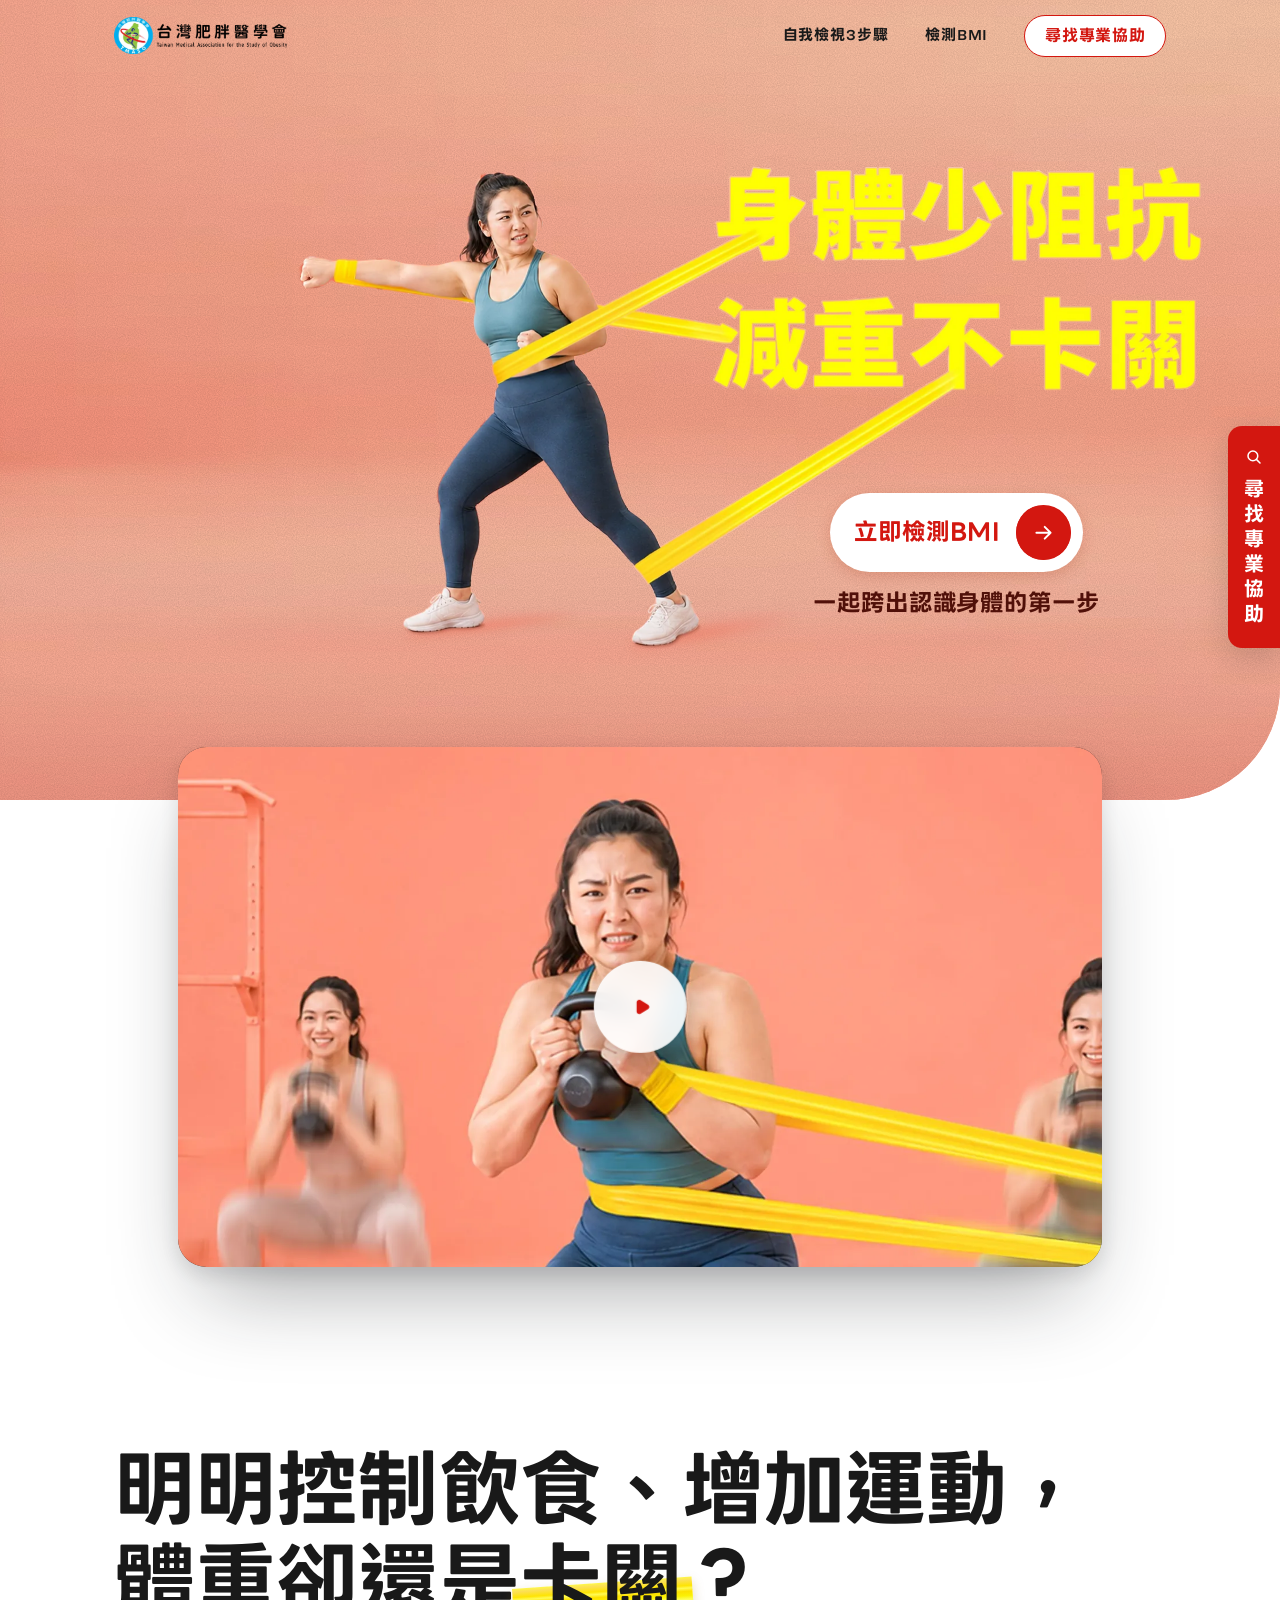
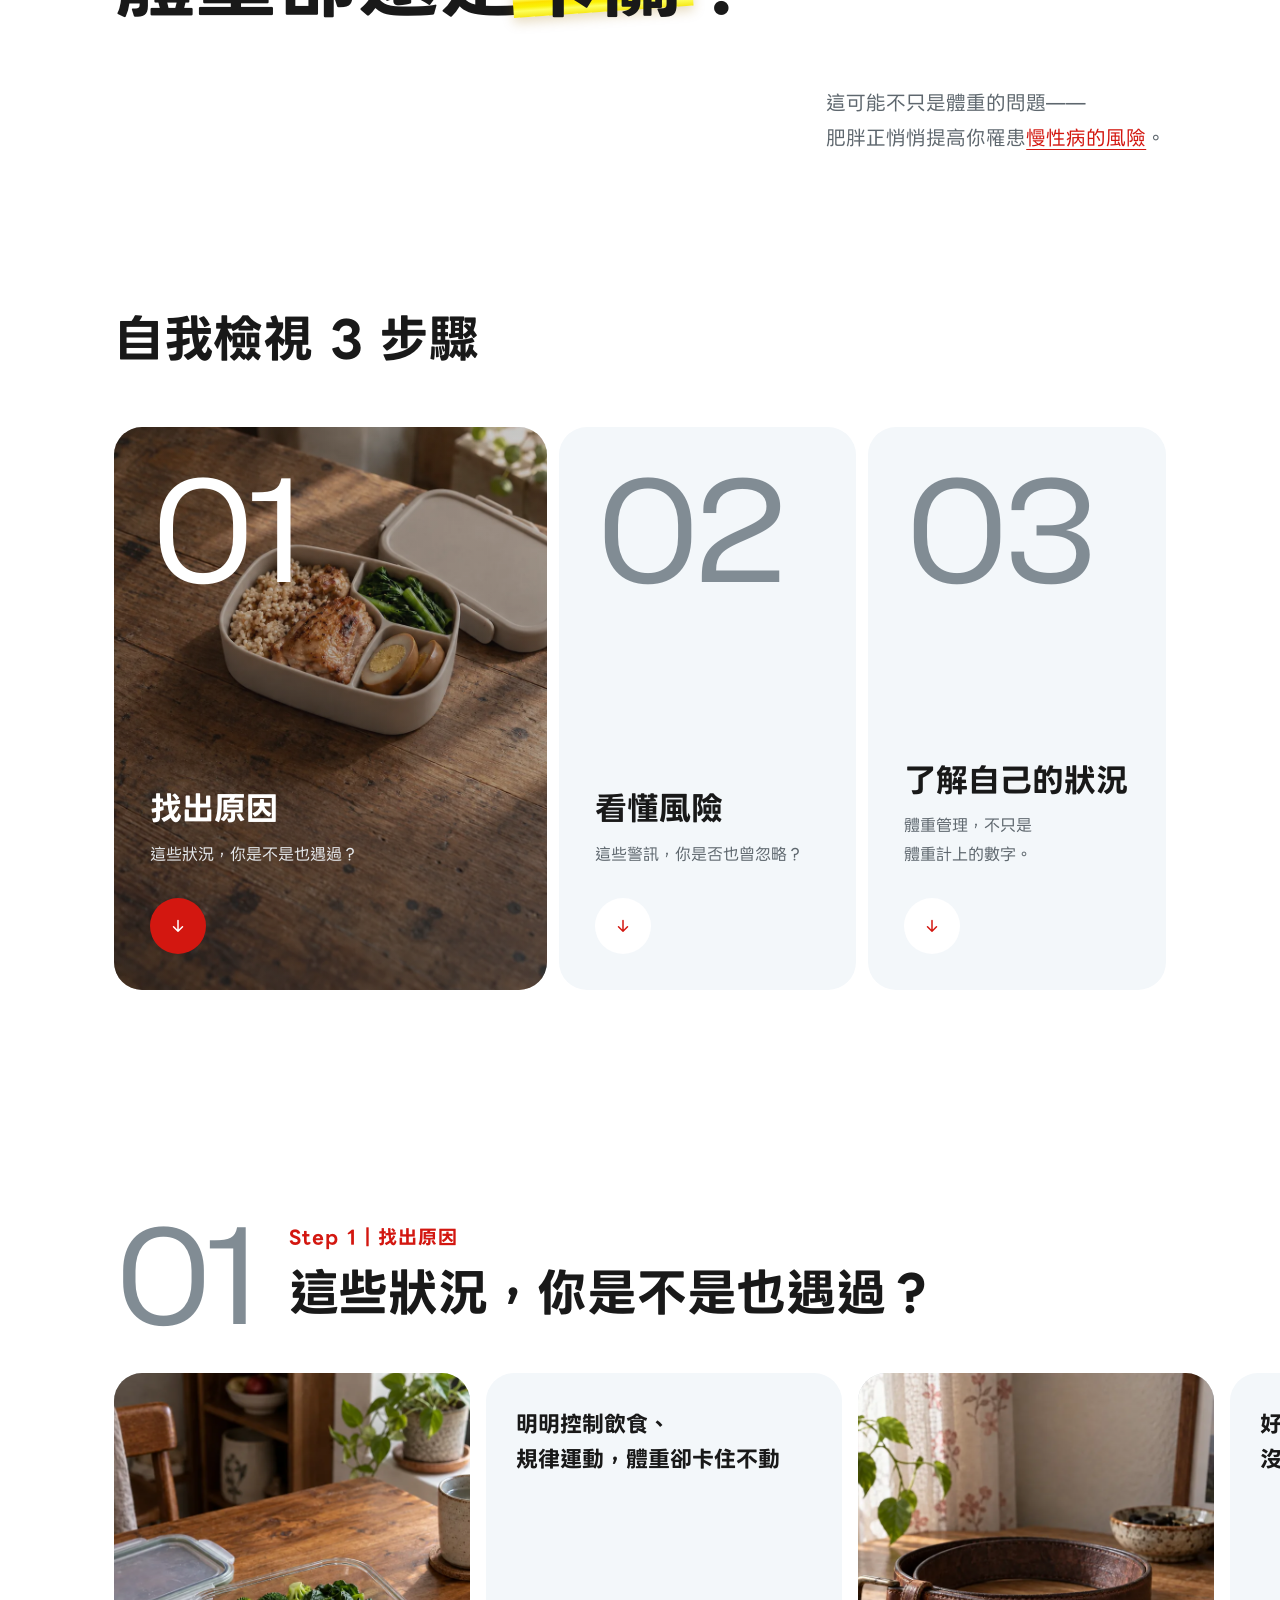
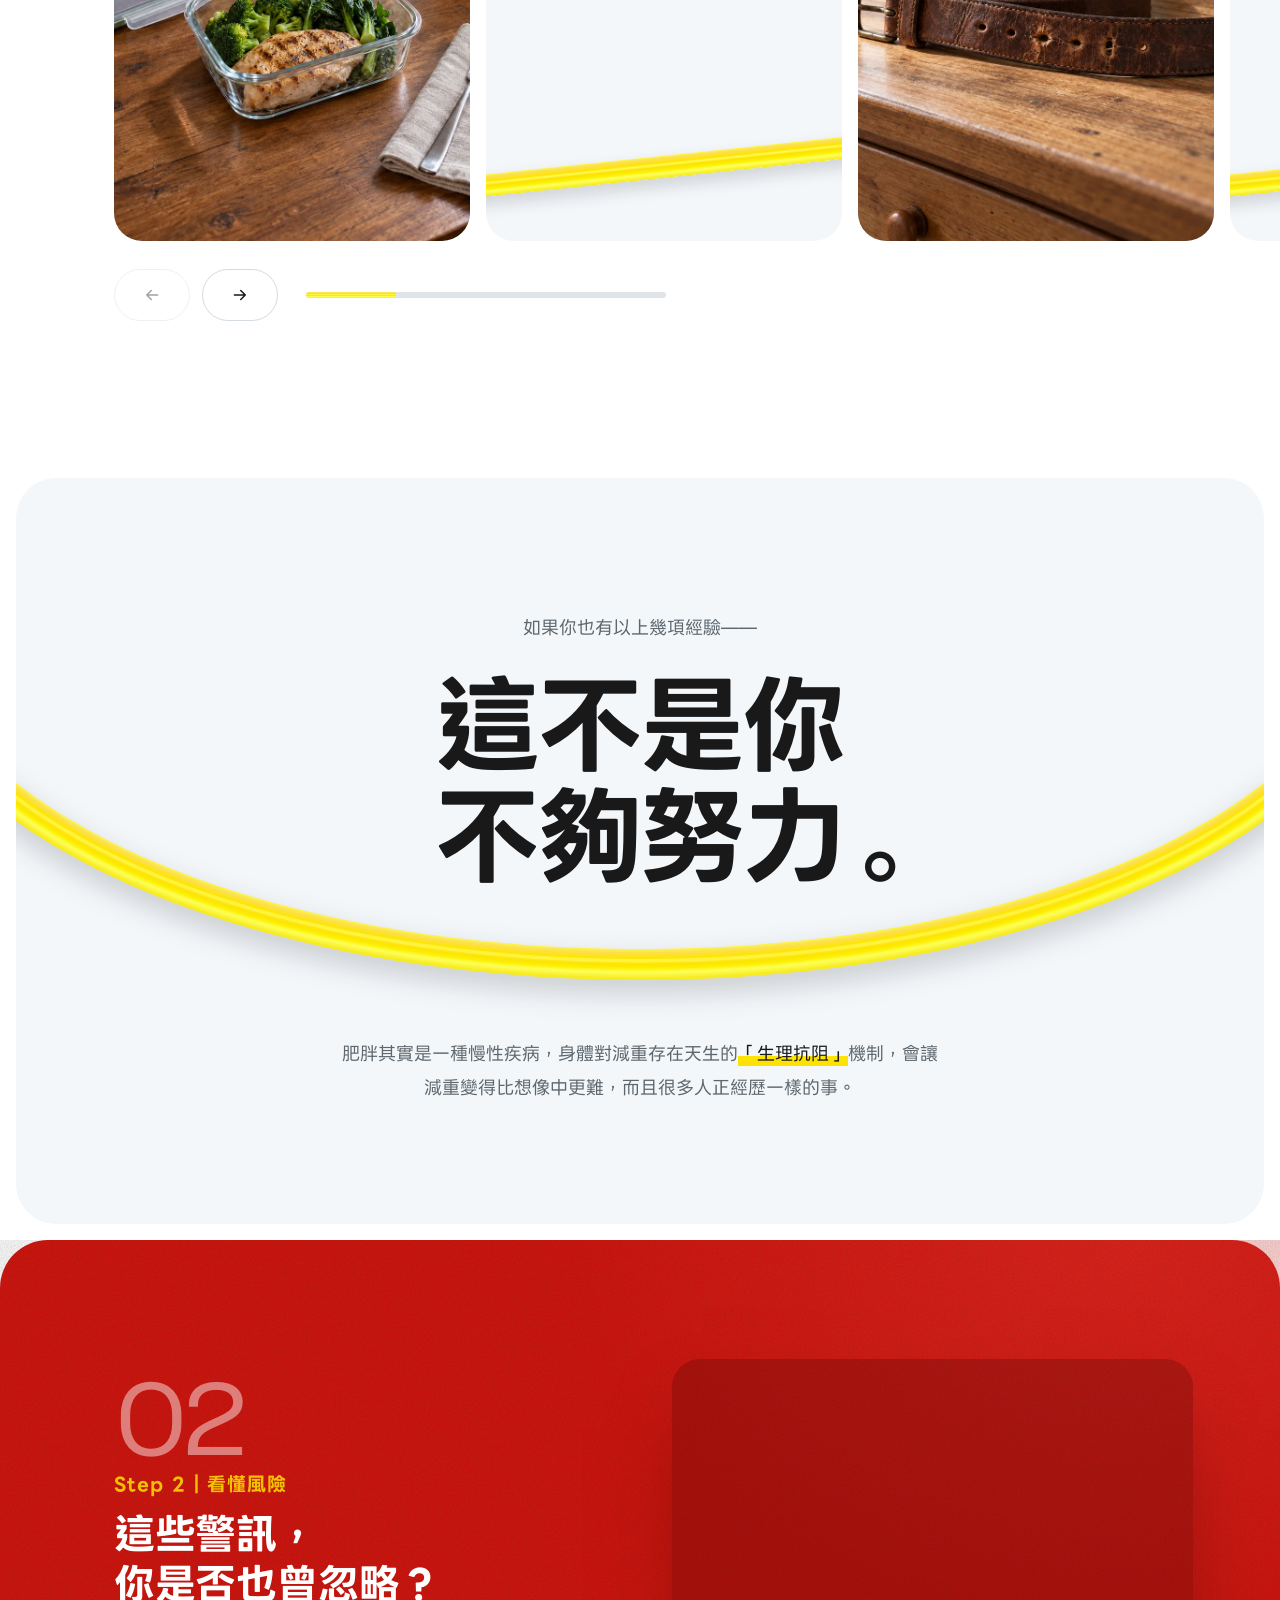
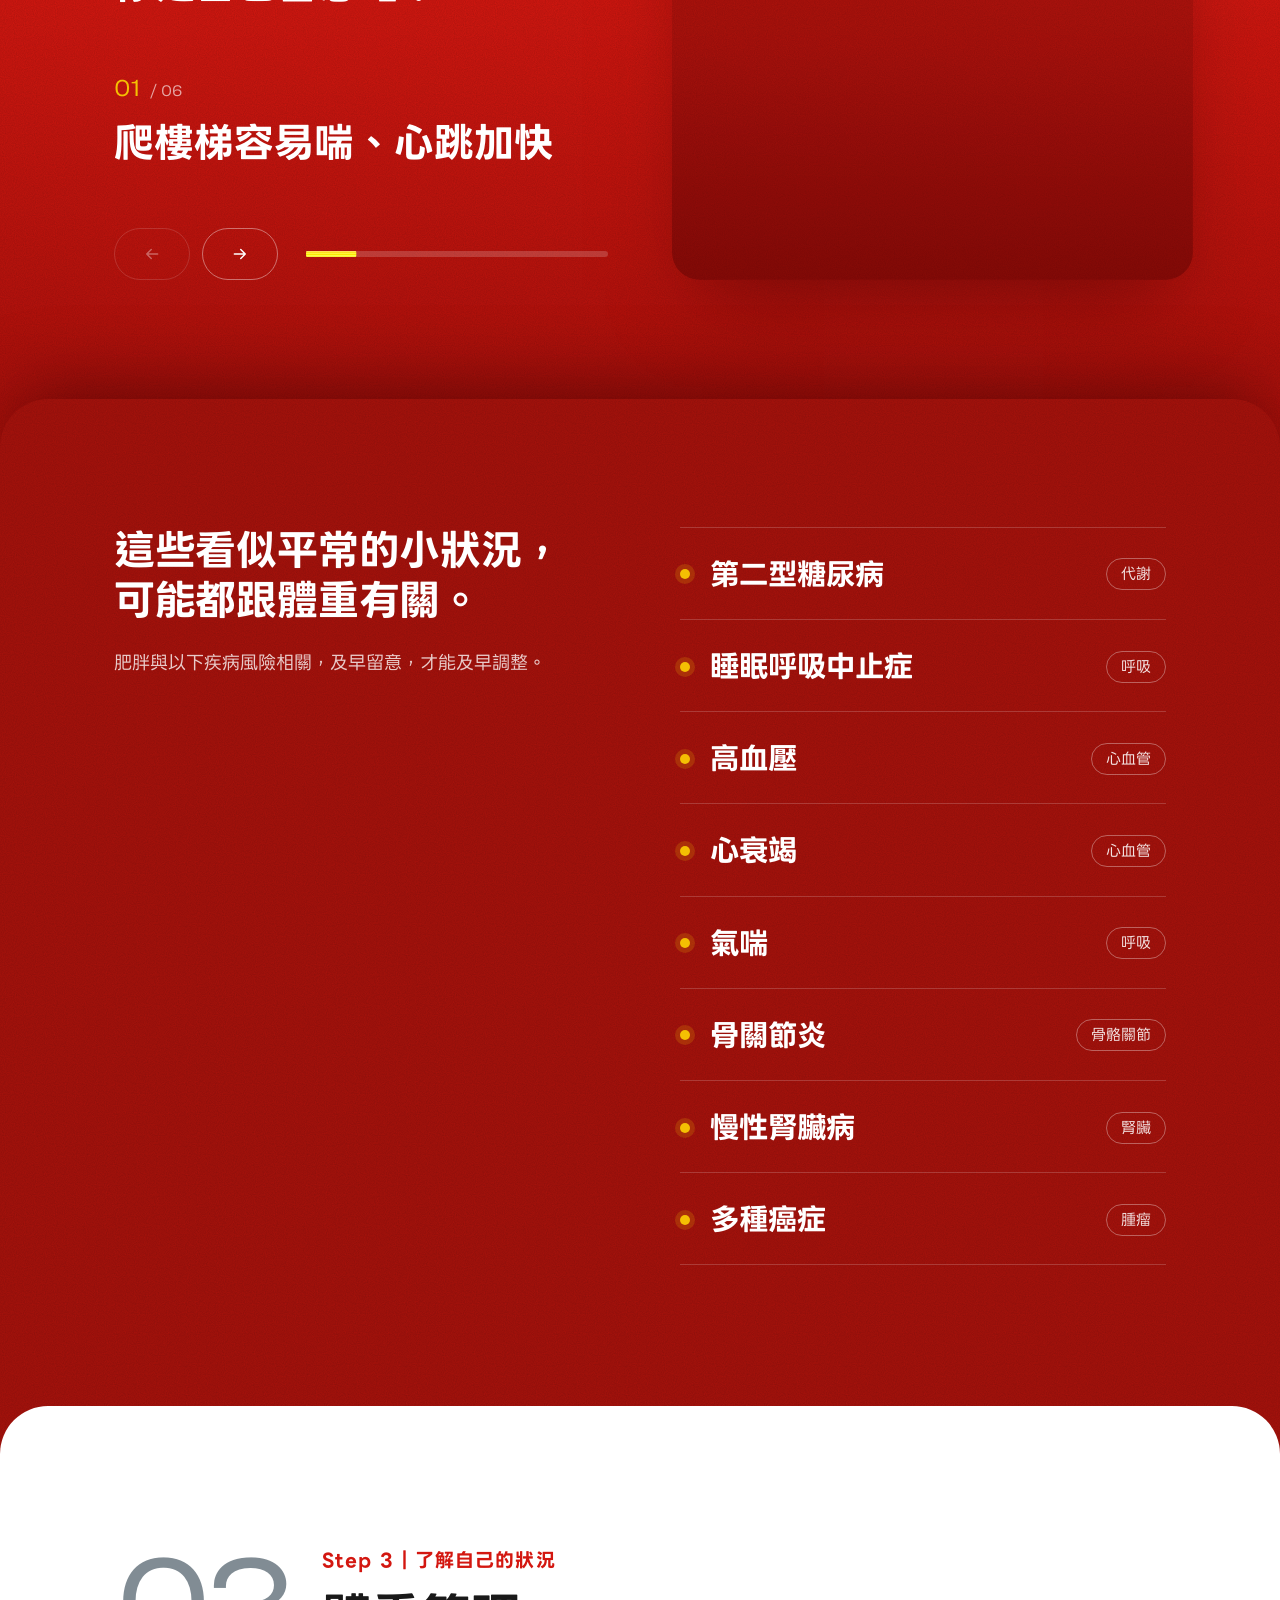
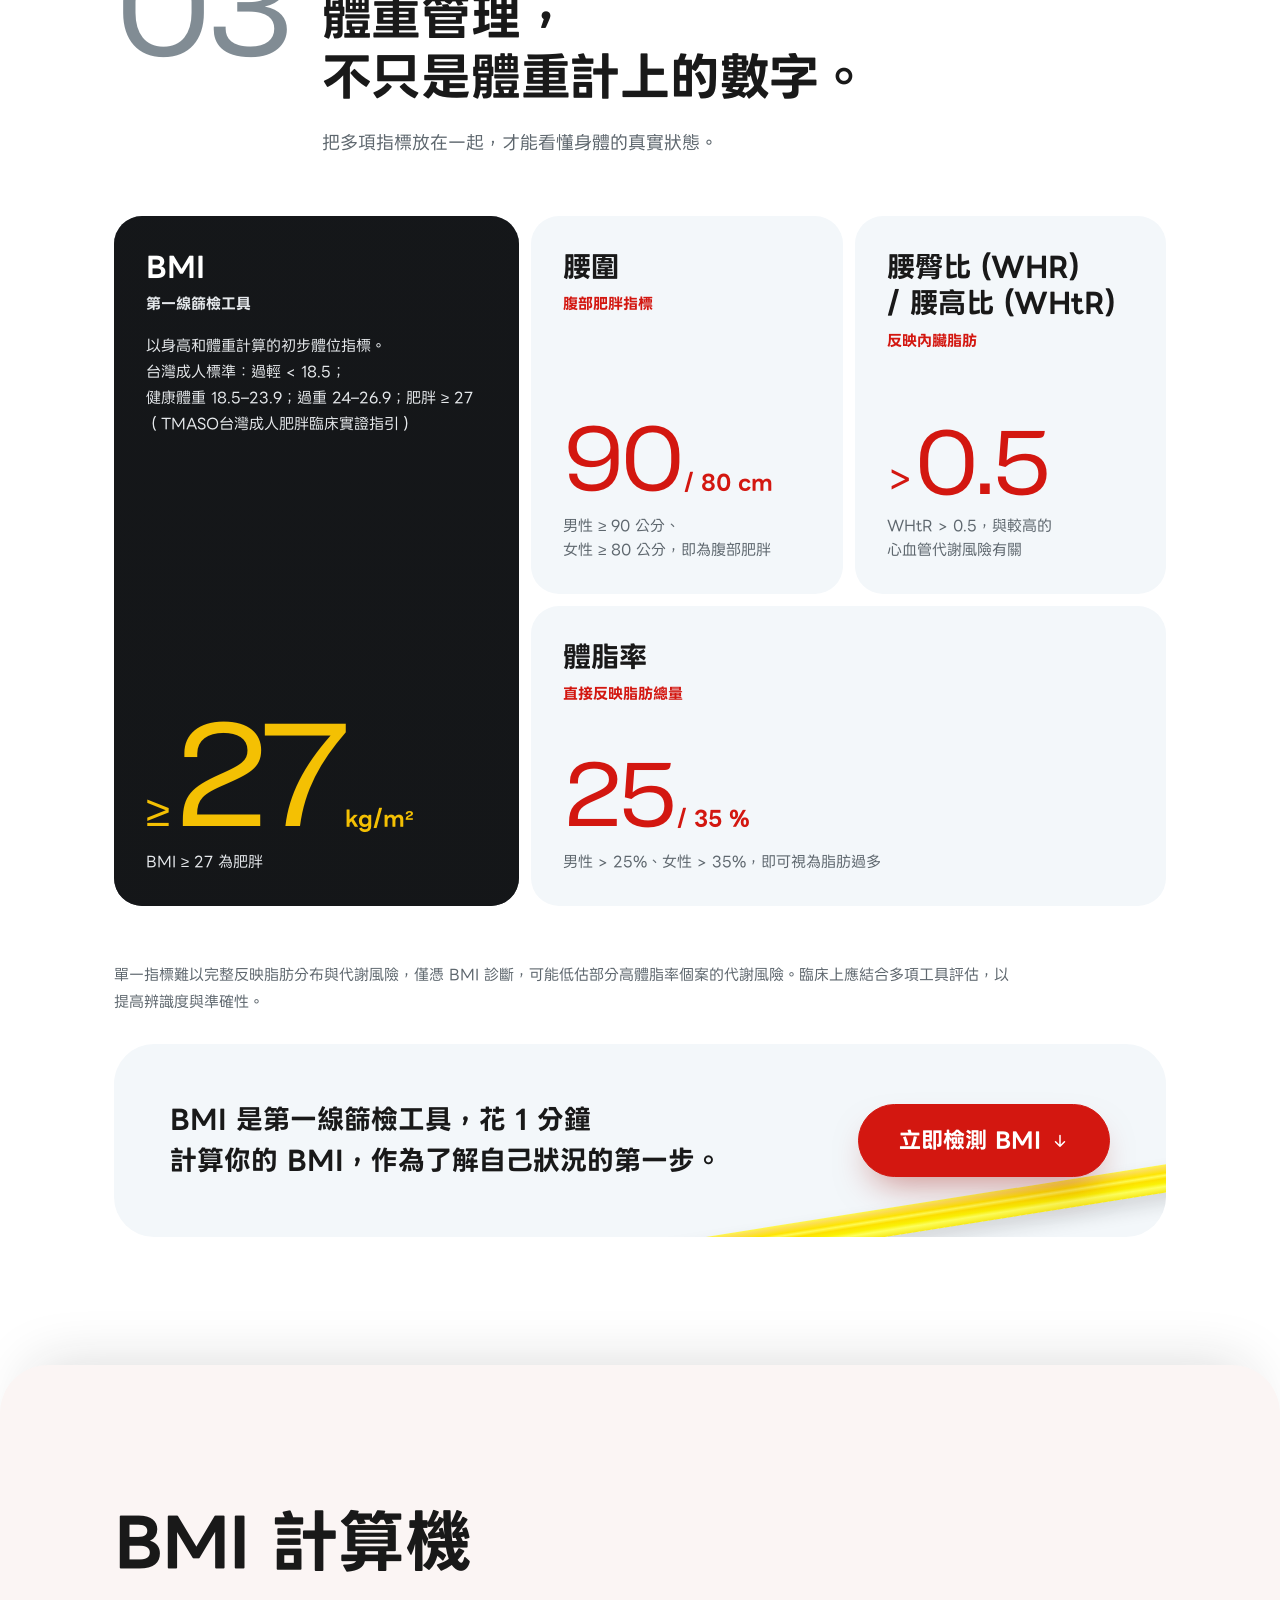
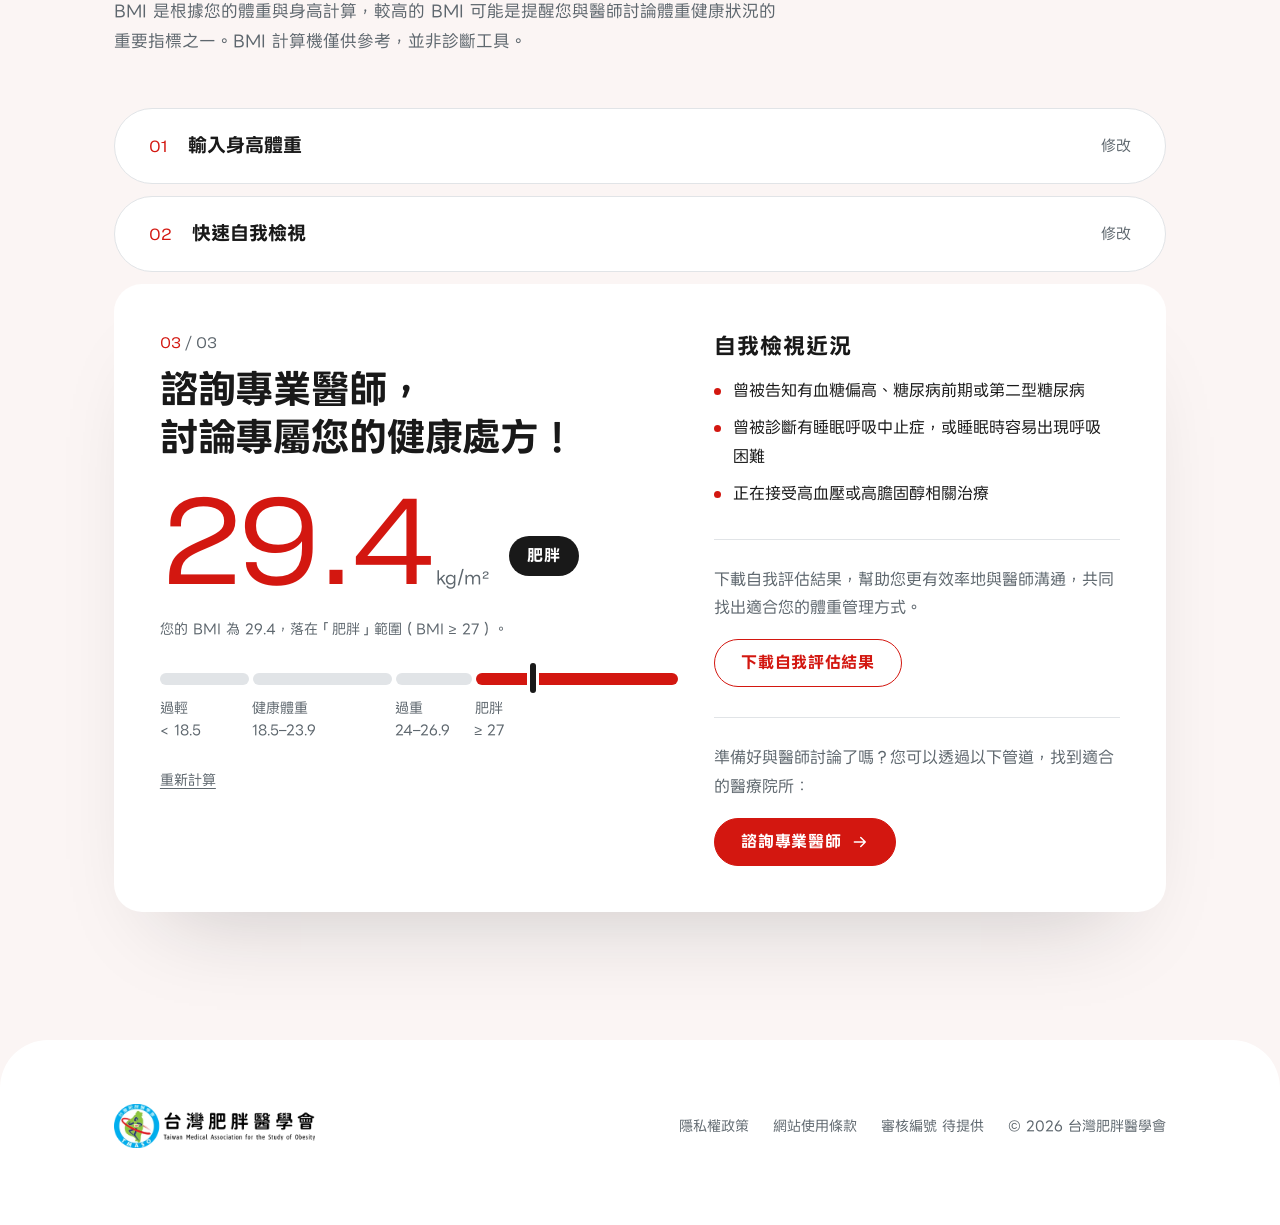
<file: a/index.html>
<!doctype html>
<html lang="zh-Hant-TW">
<head>
<meta charset="utf-8">
<meta name="viewport" content="width=device-width, initial-scale=1, viewport-fit=cover">
<title>TMASO 身體少阻抗｜提案示意版</title>
<meta name="description" content="台灣肥胖醫學會 TMASO 肥胖自我檢視衛教頁：自我檢視 3 步驟、相關疾病、多項指標與 BMI 計算機。">
<meta name="theme-color" content="#ffffff">
<meta name="robots" content="noindex">
<link rel="preload" href="assets/fonts/lineseed-400.woff2" as="font" type="font/woff2" crossorigin>
<link rel="preload" href="assets/fonts/lineseed-700.woff2" as="font" type="font/woff2" crossorigin>
<link rel="preload" href="assets/fonts/ringside-400.woff2" as="font" type="font/woff2" crossorigin>
<link rel="stylesheet" href="assets/css/style.css">
<style id="static-preview">
/* 提案示意：關閉所有互動（點擊、滑過、輸入），只保留畫面 */
body *{pointer-events:none!important;cursor:default!important;-webkit-user-select:none;user-select:none}
html{scroll-behavior:auto!important}
</style>
</head>
<body>
<svg class="sprite" aria-hidden="true" focusable="false">
  <symbol id="i-right" viewBox="0 0 24 24"><path d="M4.5 12h14.5M13 6l6 6-6 6" fill="none" stroke="currentColor" stroke-width="2" stroke-linecap="round" stroke-linejoin="round"/></symbol>
  <symbol id="i-left" viewBox="0 0 24 24"><path d="M19.5 12H5M11 6l-6 6 6 6" fill="none" stroke="currentColor" stroke-width="2" stroke-linecap="round" stroke-linejoin="round"/></symbol>
  <symbol id="i-down" viewBox="0 0 24 24"><path d="M12 4.5V19M6 13l6 6 6-6" fill="none" stroke="currentColor" stroke-width="2" stroke-linecap="round" stroke-linejoin="round"/></symbol>
  <symbol id="i-play" viewBox="0 0 24 24"><path d="M10.029 6.61738C8.69594 5.81755 7 6.77778 7 8.33237V15.6676C7 17.2222 8.69594 18.1824 10.029 17.3826L16.1417 13.715C17.4364 12.9382 17.4364 11.0618 16.1417 10.285L10.029 6.61738Z" fill="currentColor"/></symbol>
  <symbol id="i-search" viewBox="0 0 24 24"><circle cx="10.5" cy="10.5" r="6.5" fill="none" stroke="currentColor" stroke-width="2"/><path d="M15.5 15.5 20 20" fill="none" stroke="currentColor" stroke-width="2" stroke-linecap="round"/></symbol>
  <symbol id="i-check" viewBox="0 0 24 24"><path d="M5.5 12.5l4.2 4.2L18.5 8" fill="none" stroke="currentColor" stroke-width="3.2" stroke-linecap="round" stroke-linejoin="round"/></symbol>
</svg>

<a class="skip" href="#main">跳到主要內容</a>

<header class="hd" id="top">
  <div class="hd-in">
    <a class="hd-logo" href="#top" aria-label="回到頁首"><img src="assets/img/tmaso-logo.webp" alt="TMASO 台灣肥胖醫學會" width="173" height="38"></a>
    <nav class="hd-nav" aria-label="主選單">
      <a class="hd-link" href="#steps">自我檢視3步驟</a>
      <a class="hd-link" href="#bmi">檢測BMI</a>
      <a class="btn btn-o btn-s hd-help" href="#" data-todo="clinic">尋找專業協助</a>
      <a class="btn btn-o btn-s hd-bmi" href="#bmi">檢測 BMI</a>
    </nav>
  </div>
</header>


<a class="fab" href="#" data-todo="clinic">
  <svg class="ic" aria-hidden="true"><use href="#i-search"/></svg>
  <span class="fab-t">尋找專業協助</span>
</a>

<main id="main">

<section class="kv" id="kv" aria-label="主視覺">
  <div class="kv-stage">
    <div class="kv-art">
      <picture class="kv-bg">
        <source media="(max-width: 599px)" srcset="assets/img/kv-bg-m.webp">
        <img src="assets/img/kv-bg-wide.webp" alt="" width="4051" height="1257" fetchpriority="high">
      </picture>
      <div class="kv-fg" id="kvfg">
        <img src="assets/img/kv-fg.webp" alt="" width="1692" height="923" fetchpriority="high">
      </div>
      <h1 class="vh">身體少阻抗，減重不卡關</h1>
      <div class="kv-cta">
        <a class="kv-pill" href="#bmi"><span>立即檢測BMI</span><i class="kv-dot"><svg class="ic" aria-hidden="true"><use href="#i-right"/></svg></i></a>
        <p class="kv-sub">一起跨出認識身體的第一步</p>
      </div>
    </div>
    <div class="otv" id="otv">
      <button class="otv-card" type="button" data-todo="video" aria-label="播放影片">
        <img src="assets/img/otv.webp" alt="" width="1600" height="900" loading="lazy">
        <span class="otv-play"><svg aria-hidden="true"><use href="#i-play"/></svg></span>
      </button>
    </div>
  </div>
</section>

<section class="intro" aria-label="破題">
  <div class="wrap intro-in">
    <h2 class="intro-t split"><span class="ln"><span>明明控制飲食、<br class="br-m">增加運動，</span></span><span class="ln"><span><span class="ph">體重卻還是</span><span class="ph"><span class="bandword">卡關<i class="bandhl" aria-hidden="true"></i></span>？</span></span></span></h2>
    <p class="intro-p">這可能不只是體重的問題——<br>肥胖正悄悄提高你罹患<em>慢性病的風險</em>。</p>
  </div>
</section>

<section class="steps" id="steps" aria-labelledby="steps-t">
  <div class="wrap">
    <header class="sh">
      <h2 class="sh-t split" id="steps-t"><span class="ln"><span>自我檢視 3 步驟</span></span></h2>
    </header>
    <div class="steps-box" id="stepsBox">
      <a class="st is-on" href="#step1">
        <span class="st-ph"><img src="assets/img/ov-1.webp" alt="" loading="lazy"></span>
        <span class="st-num num">01</span>
        <span class="st-bot">
          <span class="st-txt"><span class="st-t">找出原因</span><span class="st-d"><span class="ph">這些狀況，</span><span class="ph">你是不是也遇過？</span></span></span>
          <span class="st-go"><svg class="ic" aria-hidden="true"><use href="#i-down"/></svg></span>
        </span>
      </a>
      <a class="st" href="#step2">
        <span class="st-ph"><img src="assets/img/ov-2.webp" alt="" loading="lazy"></span>
        <span class="st-num num">02</span>
        <span class="st-bot">
          <span class="st-txt"><span class="st-t">看懂風險</span><span class="st-d"><span class="ph">這些警訊，</span><span class="ph">你是否也曾忽略？</span></span></span>
          <span class="st-go"><svg class="ic" aria-hidden="true"><use href="#i-down"/></svg></span>
        </span>
      </a>
      <a class="st" href="#step3">
        <span class="st-ph"><img src="assets/img/ov-3.webp" alt="" loading="lazy"></span>
        <span class="st-num num">03</span>
        <span class="st-bot">
          <span class="st-txt"><span class="st-t"><span class="ph">了解</span><span class="ph">自己的狀況</span></span><span class="st-d"><span class="ph">體重管理，</span><span class="ph">不只是</span><span class="ph">體重計上的數字。</span></span></span>
          <span class="st-go"><svg class="ic" aria-hidden="true"><use href="#i-down"/></svg></span>
        </span>
      </a>
    </div>
  </div>
</section>

<section class="s1" id="step1" aria-labelledby="s1-t">
  <div class="s1-pin">
    <div class="s1-sticky">
      <div class="wrap">
        <header class="sh sh-num">
          <span class="sh-no num" aria-hidden="true">01</span>
          <div class="sh-body">
            <p class="sh-k">Step 1｜找出原因</p>
            <h2 class="sh-t split" id="s1-t"><span class="ln"><span><span class="ph">這些狀況，</span><br class="br-m"><span class="ph">你是不是也遇過？</span></span></span></h2>
          </div>
        </header>
      </div>
      <div class="s1-track" id="track">
        <div class="s1-rail" id="rail">
          <figure class="c1 c1-ph"><img src="assets/img/s1-1.webp" alt="玻璃保鮮盒裡的雞胸肉與青菜" loading="lazy"></figure>
          <div class="c1 c1-tx"><p><span class="ph">明明</span><span class="ph">控制飲食、</span><span class="ph">規律運動，</span><span class="ph">體重卻卡住不動</span></p><i></i></div>
          <figure class="c1 c1-ph"><img src="assets/img/s1-2.webp" alt="扣孔有磨痕的皮帶" loading="lazy"></figure>
          <div class="c1 c1-tx"><p><span class="ph">好不容易</span><span class="ph">瘦下來，</span><span class="ph">沒多久</span><span class="ph">又慢慢復胖</span></p><i></i></div>
          <figure class="c1 c1-ph"><img src="assets/img/s1-3.webp" alt="吃完的空盤與叉子" loading="lazy"></figure>
          <div class="c1 c1-tx"><p><span class="ph">比別人</span><span class="ph">更容易餓，</span><span class="ph">也更難有</span><span class="ph">「吃飽了」的感覺</span></p><i></i></div>
          <figure class="c1 c1-ph"><img src="assets/img/s1-4.webp" alt="啞鈴與彈力帶" loading="lazy"></figure>
          <div class="c1 c1-tx"><p><span class="ph">覺得好像</span><span class="ph">有一股力量，</span><span class="ph">在阻止你</span><span class="ph">瘦下來</span></p><i></i></div>
        </div>
      </div>
      <div class="wrap s1-ctrl">
        <button class="circ" id="prev" type="button" aria-label="上一張" aria-controls="track" disabled><svg class="ic" aria-hidden="true"><use href="#i-left"/></svg></button>
        <button class="circ" id="next" type="button" aria-label="下一張" aria-controls="track"><svg class="ic" aria-hidden="true"><use href="#i-right"/></svg></button>
        <span class="s1-prog" aria-hidden="true"><i id="tprog"></i></span>
      </div>
    </div>
  </div>
  <div class="aha" id="aha">
    <div class="wrap aha-in">
      <p class="aha-lead">如果你也有以上幾項經驗——</p>
      <div class="aha-stage" id="ahaStage">
        <p class="aha-t split"><span class="ln"><span>這不是你</span></span><span class="ln"><span>不夠努力<span class="pd">。</span></span></span></p>
        <svg class="aha-band" id="ahaBand" aria-hidden="true" focusable="false">
          <g id="ahaBandG"></g>
        </svg>
      </div>
      <p class="aha-r">肥胖其實是<span class="ph">一種慢性疾病，</span>身體對減重存在<span class="ph">天生的</span><u>「生理抗阻」</u>機制，會讓減重變得比想像中更難，而且很多人<span class="ph">正經歷一樣的事。</span></p>
    </div>
  </div>
</section>

<section class="s2" id="step2" aria-labelledby="s2-t">
  <div class="s2-pin">
    <div class="s2-sticky">
      <div class="wrap s2-grid">
        <div class="s2-left">
          <header class="sh sh-num">
            <span class="sh-no num" aria-hidden="true">02</span>
            <div class="sh-body">
              <p class="sh-k">Step 2｜看懂風險</p>
              <h2 class="sh-t split" id="s2-t"><span class="ln"><span>這些警訊，</span></span><span class="ln"><span>你是否也曾忽略？</span></span></h2>
            </div>
          </header>
          <ol class="s2-list" id="s2list">
            <li class="s2-item is-on"><p class="s2-idx"><span class="num">01</span><span class="of">/ 06</span></p><p class="s2-txt"><span class="ph">爬樓梯</span><span class="ph">容易喘、</span><span class="ph">心跳加快</span></p></li>
            <li class="s2-item"><p class="s2-idx"><span class="num">02</span><span class="of">/ 06</span></p><p class="s2-txt"><span class="ph">睡覺時</span><span class="ph">容易打鼾，</span><span class="ph">或感覺</span><span class="ph">呼吸不順暢</span></p></li>
            <li class="s2-item"><p class="s2-idx"><span class="num">03</span><span class="of">/ 06</span></p><p class="s2-txt"><span class="ph">睡醒後</span><span class="ph">仍然感覺疲倦，</span><span class="ph">白天精神不濟</span></p></li>
            <li class="s2-item"><p class="s2-idx"><span class="num">04</span><span class="of">/ 06</span></p><p class="s2-txt"><span class="ph">關節（膝蓋、腰部）</span><span class="ph">常感到</span><span class="ph">疼痛或負擔</span></p></li>
            <li class="s2-item"><p class="s2-idx"><span class="num">05</span><span class="of">/ 06</span></p><p class="s2-txt"><span class="ph">血壓或血脂數值</span><span class="ph">曾被醫師提醒</span><span class="ph">需要留意</span></p></li>
            <li class="s2-item"><p class="s2-idx"><span class="num">06</span><span class="of">/ 06</span></p><p class="s2-txt"><span class="ph">家族中有</span><span class="ph">糖尿病或</span><span class="ph">心血管疾病病史</span></p></li>
          </ol>
          <div class="s2-ctrl">
            <button class="circ" id="s2prev" type="button" aria-label="上一則警訊" aria-controls="s2list" disabled><svg class="ic" aria-hidden="true"><use href="#i-left"/></svg></button>
            <button class="circ" id="s2next" type="button" aria-label="下一則警訊" aria-controls="s2list"><svg class="ic" aria-hidden="true"><use href="#i-right"/></svg></button>
            <span class="s2-prog" id="s2prog" aria-hidden="true"><i id="s2fill"></i></span>
          </div>
        </div>
        <div class="s2-photos">
          <figure class="s2-ph is-on"><img src="assets/img/s2-1.webp" alt="白色樓梯與扶手" loading="lazy"></figure>
          <figure class="s2-ph"><img src="assets/img/s2-2.webp" alt="" loading="lazy"></figure>
          <figure class="s2-ph"><img src="assets/img/s2-3.webp" alt="" loading="lazy"></figure>
          <figure class="s2-ph"><img src="assets/img/s2-4.webp" alt="" loading="lazy"></figure>
          <figure class="s2-ph"><img src="assets/img/s2-5.webp" alt="" loading="lazy"></figure>
          <figure class="s2-ph"><img src="assets/img/s2-6.webp" alt="" loading="lazy"></figure>
        </div>
      </div>
    </div>
  </div>
</section>

<section class="dz" id="dzsec" aria-labelledby="dz-t">
  <div class="wrap dz-grid">
    <div class="dz-intro">
      <h2 class="sh-t split" id="dz-t"><span class="ln"><span><span class="ph">這些看似平常的</span><span class="ph">小狀況，</span></span></span><span class="ln"><span><span class="ph">可能都跟</span><span class="ph">體重有關。</span></span></span></h2>
      <p>肥胖與以下疾病風險相關，<span class="ph">及早留意，</span><span class="ph">才能及早調整。</span></p>
    </div>
    <ul class="dz-list" id="dz">
      <li><span class="dz-name"><i></i>第二型糖尿病</span><span class="dz-cat">代謝</span></li>
      <li><span class="dz-name"><i></i>睡眠呼吸中止症</span><span class="dz-cat">呼吸</span></li>
      <li><span class="dz-name"><i></i>高血壓</span><span class="dz-cat">心血管</span></li>
      <li><span class="dz-name"><i></i>心衰竭</span><span class="dz-cat">心血管</span></li>
      <li><span class="dz-name"><i></i>氣喘</span><span class="dz-cat">呼吸</span></li>
      <li><span class="dz-name"><i></i>骨關節炎</span><span class="dz-cat">骨骼關節</span></li>
      <li><span class="dz-name"><i></i>慢性腎臟病</span><span class="dz-cat">腎臟</span></li>
      <li><span class="dz-name"><i></i>多種癌症</span><span class="dz-cat">腫瘤</span></li>
    </ul>
  </div>
</section>

<section class="s3" id="step3" aria-labelledby="s3-t">
  <div class="wrap">
    <header class="sh sh-num">
      <span class="sh-no num" aria-hidden="true">03</span>
      <div class="sh-body">
        <p class="sh-k">Step 3｜了解自己的狀況</p>
        <h2 class="sh-t split" id="s3-t"><span class="ln"><span>體重管理，</span></span><span class="ln"><span><span class="ph">不只是</span><span class="ph">體重計上的數字。</span></span></span></h2>
        <p class="sh-sub"><span class="ph">把多項指標放在一起，</span><br class="br-m"><span class="ph">才能看懂</span><span class="ph">身體的真實狀態。</span></p>
      </div>
    </header>
    <div class="s3-cards" id="s3cards">
      <article class="ind is-on" tabindex="0">
        <figure class="ind-ph"><img src="assets/img/s3-1.webp" alt="" loading="lazy"></figure>
        <div class="ind-top">
          <h3 class="ind-t">BMI</h3>
          <p class="ind-role">第一線篩檢工具</p>
          <div class="ind-desc"><p><span class="ph">以身高和體重計算的</span><span class="ph">初步體位指標。</span><span class="ph">台灣成人標準：</span><span class="ph">過輕 &lt; 18.5；</span><span class="ph">健康體重 18.5–23.9；</span><span class="ph">過重 24–26.9；</span><span class="ph">肥胖 <span class="sym-f">≥</span> 27</span><span class="ph">（TMASO</span><span class="ph">台灣成人肥胖</span><span class="ph">臨床實證指引）</span></p></div>
        </div>
        <div class="ind-bot">
          <p class="ind-num"><span class="pre">≥</span><span class="big num">27</span><span class="unit">kg/m²</span></p>
          <p class="ind-cap">BMI <span class="sym-f">≥</span> 27 為肥胖</p>
        </div>
      </article>
      <article class="ind" tabindex="0">
        <figure class="ind-ph"><img src="assets/img/s3-2.webp" alt="" loading="lazy"></figure>
        <div class="ind-top">
          <h3 class="ind-t">腰圍</h3>
          <p class="ind-role">腹部肥胖指標</p>
          <div class="ind-desc"><p>反映腹部脂肪堆積程度。</p></div>
        </div>
        <div class="ind-bot">
          <p class="ind-num"><span class="big num">90</span><span class="unit">/ 80 cm</span></p>
          <p class="ind-cap"><span class="ph">男性 <span class="sym-f">≥</span> 90 公分、</span><span class="ph">女性 <span class="sym-f">≥</span> 80 公分，</span><span class="ph">即為腹部肥胖</span></p>
        </div>
      </article>
      <article class="ind" tabindex="0">
        <figure class="ind-ph"><img src="assets/img/s3-3.webp" alt="" loading="lazy"></figure>
        <div class="ind-top">
          <h3 class="ind-t"><span class="ph">腰臀比 (WHR)</span><br><span class="ph">/ 腰高比 (WHtR)</span></h3>
          <p class="ind-role">反映內臟脂肪</p>
          <div class="ind-desc"><p><span class="ph">評估體脂肪分布，</span><span class="ph">內臟脂肪較高者</span><span class="ph">代謝風險也較高。</span></p></div>
        </div>
        <div class="ind-bot">
          <p class="ind-num"><span class="pre">&gt;</span><span class="big num">0.5</span></p>
          <p class="ind-cap"><span class="ph">WHtR &gt; 0.5，</span><span class="ph">與較高的</span><span class="ph">心血管代謝風險有關</span></p>
        </div>
      </article>
      <article class="ind" tabindex="0">
        <figure class="ind-ph"><img src="assets/img/s3-4.webp" alt="" loading="lazy"></figure>
        <div class="ind-top">
          <h3 class="ind-t">體脂率</h3>
          <p class="ind-role">直接反映脂肪總量</p>
          <div class="ind-desc"><p><span class="ph">無論 BMI 是否達標，</span><span class="ph">都應納入肥胖評估。</span></p></div>
        </div>
        <div class="ind-bot">
          <p class="ind-num"><span class="big num">25</span><span class="unit">/ 35 %</span></p>
          <p class="ind-cap"><span class="ph">男性 &gt; 25%、</span><span class="ph">女性 &gt; 35%，</span><span class="ph">即可視為脂肪過多</span></p>
        </div>
      </article>
    </div>
    <div class="s3-foot">
      <p class="s3-note"><span class="ph">單一指標難以</span><span class="ph">完整反映</span><span class="ph">脂肪分布與代謝風險，</span><span class="ph">僅憑 BMI 診斷，</span><span class="ph">可能低估</span><span class="ph">部分高體脂率個案的</span><span class="ph">代謝風險。</span><span class="ph">臨床上應結合</span><span class="ph">多項工具評估，</span>以提高<span class="ph">辨識度與準確性。</span></p>
      <div class="s3-cta">
        <p><span class="ph">BMI 是第一線篩檢工具，</span><span class="ph">花 1 分鐘</span><span class="ph">計算你的 BMI，</span><span class="ph">作為了解</span><span class="ph">自己狀況的第一步。</span></p>
        <a class="btn btn-f btn-xl" href="#bmi">立即檢測 BMI<svg class="ic" aria-hidden="true"><use href="#i-down"/></svg></a>
      </div>
    </div>
  </div>
</section>

<section class="bmi" id="bmi" aria-labelledby="bmi-t">
  <div class="wrap">
    <header class="sh bmi-h">
      <h2 class="sh-t split" id="bmi-t"><span class="ln"><span>BMI 計算機</span></span></h2>
      <p class="sh-sub">BMI 是根據您的體重與身高計算，較高的 BMI 可能是提醒您與醫師討論體重健康狀況的<span class="ph">重要指標之一。</span>BMI 計算機<span class="ph">僅供參考，</span><span class="ph">並非診斷工具。</span></p>
    </header>
    <div class="acc" id="acc">

      <div class="panel is-open" data-panel="1">
        <button class="bar" type="button" data-go="1" aria-controls="card1">
          <span class="bar-l"><span class="bar-n">01</span><span class="bar-t">輸入身高體重</span></span><span class="bar-r"></span>
        </button>
        <form class="card" id="card1" novalidate>
          <div class="card-h">
            <p class="stepno"><b>01</b> / 03</p>
            <h3 class="card-t">輸入身高體重</h3>
          </div>
          <div class="fields">
            <div class="field">
              <label for="bmi-h">身高</label>
              <div class="box"><input id="bmi-h" name="h" type="text" inputmode="decimal" autocomplete="off" placeholder="例如 165" aria-describedby="err"><span>公分</span></div>
            </div>
            <div class="field">
              <label for="bmi-w">體重</label>
              <div class="box"><input id="bmi-w" name="w" type="text" inputmode="decimal" autocomplete="off" placeholder="例如 68" aria-describedby="err"><span>公斤</span></div>
            </div>
          </div>
          <p class="err" id="err" role="alert" hidden></p>
          <button class="btn btn-f btn-l" type="submit">繼續下一步<svg class="ic" aria-hidden="true"><use href="#i-right"/></svg></button>
        </form>
      </div>

      <div class="panel is-locked" data-panel="2">
        <button class="bar" type="button" data-go="2" aria-controls="card2" disabled>
          <span class="bar-l"><span class="bar-n">02</span><span class="bar-t">快速自我檢視</span></span><span class="bar-r">完成上一步後開啟</span>
        </button>
        <div class="card" id="card2">
          <div class="card-h">
            <p class="stepno"><b>02</b> / 03</p>
            <h3 class="card-t">快速自我檢視</h3>
            <p class="card-d">肥胖症可能影響的不只是體重——與多種共病相關。以下情況是否符合您的狀況？（複選）</p>
          </div>
          <fieldset class="chips" id="chips">
            <legend class="vh">勾選符合您的狀況（複選）</legend>
            <label class="chip"><input type="checkbox" value="0"><i class="chip-box"><svg aria-hidden="true"><use href="#i-check"/></svg></i><span>曾被告知有血糖偏高、糖尿病前期或第二型糖尿病</span></label>
            <label class="chip"><input type="checkbox" value="1"><i class="chip-box"><svg aria-hidden="true"><use href="#i-check"/></svg></i><span>關節疼痛，影響日常活動或行動能力</span></label>
            <label class="chip"><input type="checkbox" value="2"><i class="chip-box"><svg aria-hidden="true"><use href="#i-check"/></svg></i><span>曾被診斷有睡眠呼吸中止症，或睡眠時容易出現呼吸困難</span></label>
            <label class="chip"><input type="checkbox" value="3"><i class="chip-box"><svg aria-hidden="true"><use href="#i-check"/></svg></i><span>經常感到疲倦、缺乏活力或精神不佳</span></label>
            <label class="chip"><input type="checkbox" value="4"><i class="chip-box"><svg aria-hidden="true"><use href="#i-check"/></svg></i><span>曾發生心肌梗塞或中風</span></label>
            <label class="chip"><input type="checkbox" value="5"><i class="chip-box"><svg aria-hidden="true"><use href="#i-check"/></svg></i><span>正在接受高血壓或高膽固醇相關治療</span></label>
            <label class="chip"><input type="checkbox" value="6"><i class="chip-box"><svg aria-hidden="true"><use href="#i-check"/></svg></i><span>曾被告知有脂肪肝</span></label>
            <label class="chip"><input type="checkbox" value="7"><i class="chip-box"><svg aria-hidden="true"><use href="#i-check"/></svg></i><span>長期受到憂鬱、焦慮或自我價值感低落等情緒困擾</span></label>
            <label class="chip"><input type="checkbox" value="8"><i class="chip-box"><svg aria-hidden="true"><use href="#i-check"/></svg></i><span>曾因血糖、糖尿病前期或高血壓接受相關檢查或追蹤</span></label>
            <label class="chip"><input type="checkbox" value="9"><i class="chip-box"><svg aria-hidden="true"><use href="#i-check"/></svg></i><span>家族中有心血管疾病病史</span></label>
            <label class="chip chip-none"><input type="checkbox" value="none" id="none"><i class="chip-box"><svg aria-hidden="true"><use href="#i-check"/></svg></i><span>以上皆無</span></label>
          </fieldset>
          <div><button class="btn btn-f" type="button" id="toResult">查看我的結果<svg class="ic" aria-hidden="true"><use href="#i-right"/></svg></button></div>
        </div>
      </div>

      <div class="panel is-locked" data-panel="3">
        <button class="bar" type="button" data-go="3" aria-controls="card3" disabled>
          <span class="bar-l"><span class="bar-n">03</span><span class="bar-t">我的結果</span></span><span class="bar-r">完成上一步後開啟</span>
        </button>
        <div class="card card-res" id="card3" aria-live="polite">
          <div class="res-l">
            <div class="card-h">
              <p class="stepno"><b>03</b> / 03</p>
              <h3 class="card-t"><span class="ph">諮詢專業醫師，</span><br class="br-m"><span class="ph">討論專屬您的</span><span class="ph">健康處方！</span></h3>
            </div>
            <div class="res-row">
              <p class="res-bmi"><span class="num" id="rBmi">0.0</span><span class="res-u">kg/m²</span></p>
              <p class="res-pill-w"><span class="res-pill" id="rCat">—</span></p>
            </div>
            <p class="res-s" id="rSent"></p>
            <div class="scale" id="scale">
              <div class="scale-segs" id="segs"><i style="--w:17.5"></i><i style="--w:27.5"></i><i style="--w:15"></i><i style="--w:40"></i></div>
              <span class="scale-mk" id="mk"></span>
              <div class="scale-lbl">
                <span style="--w:17.5">過輕<br>&lt; 18.5</span>
                <span style="--w:27.5">健康體重<br>18.5–23.9</span>
                <span style="--w:15">過重<br>24–26.9</span>
                <span style="--w:40">肥胖<br><span class="sym-f">≥</span> 27</span>
              </div>
            </div>
            <button class="link" type="button" data-go="1">重新計算</button>
          </div>
          <div class="res-r">
            <div class="res-blk">
              <h4 class="res-h">自我檢視近況</h4>
              <ul class="res-list" id="picked"></ul>
            </div>
            <div class="res-blk res-box">
              <p>下載自我評估結果，幫助您更有效率地與醫師溝通，共同找出適合您的體重管理方式。</p>
              <div><button class="btn btn-o" type="button" data-todo="download">下載自我評估結果</button></div>
            </div>
            <div class="res-blk res-box">
              <p>準備好與醫師討論了嗎？您可以透過以下管道，找到適合的醫療院所：</p>
              <div><a class="btn btn-f" href="#" data-todo="clinic">諮詢專業醫師<svg class="ic" aria-hidden="true"><use href="#i-right"/></svg></a></div>
            </div>
          </div>
        </div>
      </div>

    </div>
  </div>
</section>

</main>

<footer class="ft">
  <div class="wrap ft-in">
    <img class="ft-logo" src="assets/img/tmaso-logo.webp" alt="TMASO 台灣肥胖醫學會" width="201" height="44" loading="lazy">
    <ul class="ft-links">
      <li><a href="#" data-todo="link">隱私權政策</a></li>
      <li><a href="#" data-todo="link">網站使用條款</a></li>
      <li>審核編號 待提供</li>
      <li>© 2026 台灣肥胖醫學會</li>
    </ul>
  </div>
</footer>

<div class="toast" id="toast" role="status" aria-live="polite" hidden></div>

<script src="assets/js/main.js"></script>
<script>
/* 提案示意：BMI 計算機直接展示「我的結果」（範例：身高 165、體重 80） */
(function(){
  var noScroll=function(){}; window.scrollTo=window.scrollBy=noScroll; Element.prototype.scrollIntoView=noScroll;
  var fire=function(el,t){el.dispatchEvent(new Event(t,{bubbles:true}));};
  document.getElementById('bmi-h').value='165'; document.getElementById('bmi-w').value='80';
  fire(document.getElementById('card1'),'submit');
  var chips=document.querySelectorAll('#chips input');
  [0,2,5].forEach(function(i){chips[i].checked=true; fire(chips[i],'change');});
  document.getElementById('toResult').click();
  if(document.activeElement) document.activeElement.blur();
})();
</script>
<script>
/* 提案示意：移除鍵盤焦點與輸入 */
document.querySelectorAll('a,button,input,select,textarea,label,[tabindex]').forEach(function(el){el.setAttribute('tabindex','-1');if('readOnly' in el)el.readOnly=true;});
document.querySelectorAll('a[href]').forEach(function(el){el.removeAttribute('href');});
document.addEventListener('keydown',function(e){if(/^(Tab|Enter| )$/.test(e.key))e.preventDefault();},true);
</script>
</body>
</html>
</file>
<file: a/assets/css/style.css>
@font-face{font-family:"LINE Seed TW";src:url("../fonts/lineseed-400.woff2") format("woff2");font-weight:400;font-style:normal;font-display:swap}
@font-face{font-family:"LINE Seed TW";src:url("../fonts/lineseed-700.woff2") format("woff2");font-weight:700;font-style:normal;font-display:swap}
@font-face{font-family:"Ringside";src:url("../fonts/ringside-400.woff2") format("woff2");font-weight:400;font-style:normal;font-display:swap}
@font-face{font-family:"Ringside";src:url("../fonts/ringside-600.woff2") format("woff2");font-weight:600;font-style:normal;font-display:swap}
/* TMASO Yellow Band — 衛教頁｜簡易互動版（Figma Kne0i88Nz9fxxWc4GHxvEx「01 Desktop 1440」）
   由 A 版完整動態的 style.css 精簡而來：拿掉捲動驅動的動態、Lenis 與步驟進度線，互動調整寫在檔案最後。 */
:root{
  color-scheme:light;
  --red:#d31710; --red-d:#b3130d; --ink:#191919; --gray:#5e676e; --num:#818c94;
  --line:#e1e4e7; --line2:#d5dbe0; --box:#c9cdd1; --dim:#a9b1b8; --on-photo:#e6e9ec;
  --stone:#f3f7fa; --rose:#fbf5f4; --bar:#edeae9; --s3bg:#eeeeee; --card-tx:#5e676e;
  --yellow:#f4c003; --kv:#f3a28f; --kv-ink:#501009; --ph:#cdd3d8; --dark:#23272b;
  --f-body:"LINE Seed TW","Ringside","Helvetica Neue",Arial,"PingFang TC","Noto Sans TC","Microsoft JhengHei",sans-serif;
  --f-num:"Ringside","LINE Seed TW","Helvetica Neue",Arial,"PingFang TC","Microsoft JhengHei",sans-serif;
  --f-sym:"Helvetica Neue",Arial,"PingFang TC",sans-serif;
  --hd:72px; --gx:clamp(40px,8.8889vw,128px); --cw:1184px;
  --fs-display:clamp(44px,4.1667vw,60px);
  --fs-title:clamp(36px,3.3333vw,48px);
  --fs-heading:clamp(24px,2.2222vw,32px);
  --fs-numxl:clamp(96px,8.8889vw,128px);
  --fs-numl:clamp(68px,6.3889vw,92px);
  --fs-lead:clamp(20px,1.6667vw,24px);
  --ease:cubic-bezier(.2,.7,.2,1);
}
*,*::before,*::after{box-sizing:border-box}
html{scroll-padding-top:var(--hd);-webkit-text-size-adjust:100%;text-size-adjust:100%}
body{margin:0;background:#fff;color:var(--ink);font-family:var(--f-body);font-size:16px;line-height:1.8;-webkit-font-smoothing:antialiased;-moz-osx-font-smoothing:grayscale;overflow-x:clip}
h1,h2,h3,h4,p,figure,ul,ol{margin:0;padding:0}
ul,ol{list-style:none}
img{display:block;max-width:100%}
button,input{font:inherit;color:inherit}
a{color:inherit}
em{font-style:normal}
:focus-visible{outline:3px solid rgba(211,23,16,.45);outline-offset:3px}
.sprite{position:absolute;width:0;height:0;overflow:hidden}
.vh{position:absolute!important;width:1px;height:1px;margin:-1px;padding:0;overflow:hidden;clip:rect(0 0 0 0);white-space:nowrap;border:0}
.skip{position:fixed;left:16px;top:-60px;z-index:100;padding:10px 16px;border-radius:8px;background:var(--ink);color:#fff;text-decoration:none;font-size:14px}
.skip:focus{top:12px}
.ic{width:18px;height:18px;flex:none}
.num{font-family:var(--f-num);font-weight:400;font-variant-numeric:lining-nums}
.sym-f{font-family:var(--f-sym)}
.br-m{display:none}
.wrap{width:min(100% - 2 * var(--gx),var(--cw));margin-inline:auto}
.sh-t,.intro-t,.aha-t,.st-t,.s2-txt,.ind-t,.card-t,.dz-name,.c1-tx p{word-break:keep-all;overflow-wrap:anywhere}

/* ── 共用：段落標題、按鈕 ── */
.sh{display:flex;flex-direction:column;align-items:flex-start}
.badge{display:inline-flex;margin-bottom:24px;padding:2px 8px;border-radius:4px;background:var(--red);color:#fff;font-family:var(--f-num);font-weight:600;font-size:15px;line-height:1.5;letter-spacing:.06em;white-space:nowrap}
.sh-t{font-weight:700;font-size:var(--fs-title);line-height:1.32;letter-spacing:.01em}
.sh-sub{font-size:18px;line-height:1.8;color:var(--gray)}
.btn{display:inline-flex;align-items:center;justify-content:center;gap:10px;height:48px;padding:0 26px;border:1.5px solid var(--red);border-radius:999px;font-family:var(--f-body);font-weight:700;font-size:16px;line-height:1.5;letter-spacing:.04em;white-space:nowrap;text-decoration:none;cursor:pointer;transition:background-color .2s,border-color .2s,color .2s,translate .2s}
.btn-f{background:var(--red);color:#fff}
.btn-f:hover{background:var(--red-d);border-color:var(--red-d)}
.btn-o{background:#fff;color:var(--red)}
.btn-o:hover{background:var(--rose)}
.btn-s{height:42px;padding:0 20px}
.btn-l{height:56px}
.btn:active{translate:0 1px}

/* ── 01 Header ── */
.hd{position:sticky;top:env(safe-area-inset-top,0px);z-index:50;height:var(--hd);background:rgba(255,255,255,.94);border-bottom:1px solid var(--line);-webkit-backdrop-filter:blur(10px);backdrop-filter:blur(10px)}
.hd-in{height:100%;width:min(100% - 2 * var(--gx),var(--cw));margin-inline:auto;display:flex;align-items:center;justify-content:space-between;gap:24px}
.hd-logo img{width:173px;height:38px;object-fit:contain}
.hd-nav{display:flex;align-items:center;gap:36px}
.hd-link{font-family:var(--f-num);font-weight:600;font-size:15px;line-height:1.5;letter-spacing:.06em;text-decoration:none;white-space:nowrap;transition:color .2s}
.hd-link:hover{color:var(--red)}
.hd-bmi{display:none}

/* ── 02 KV＋03 OTV（依寬度等比縮放；1u = 設計稿 1px） ── */
.kv{container-type:inline-size;position:relative}
/* 第一屏顯示 KV 上方 828u（同 Figma 在 1440×900 筆電上看到的範圍），下方 72u 在第一屏外，
   影片只露出約 43u；1u = min(寬 / 1440, (視窗高 − header) / 828)，寬螢幕時兩側露出更多背景。
   OTV 另以 --ow 控制：最寬 1184（內容寬）且整張放得進一屏。 */
.kv-stage{--u:min(calc(100cqw / 1440),calc(max(calc(100vh - var(--hd)),520px) / 828));--kvH:calc(900 * var(--u));--ox:calc((100cqw - 1440 * var(--u)) / 2);--ow:min(calc(100cqw * .72222),1184px,calc((100vh - var(--hd) - 96px) * 16 / 9));--v:calc(var(--ow) / 1040);position:relative;height:calc(var(--kvH) - 115 * var(--u) + var(--ow) * .5625)}
.kv-art{position:absolute;left:0;top:0;width:100%;height:var(--kvH);overflow:hidden;background:var(--kv);border-bottom-right-radius:calc(128 * var(--u))}
.kv-bg img{position:absolute;left:calc(var(--ox) - 1132.5 * var(--u));top:calc(-219.9 * var(--u));width:calc(3956.7 * var(--u));height:calc(1227.5 * var(--u));max-width:none}
.kv-fg{position:absolute;left:calc(var(--ox) + 381 * var(--u));top:calc(186 * var(--u));width:calc(925 * var(--u));height:calc(505 * var(--u));translate:0 var(--fgY,0px);will-change:translate}
.kv-fg img{width:100%;height:100%}
.kv-cta{position:absolute;left:calc(var(--ox) + 908 * var(--u));top:calc(521 * var(--u));display:flex;flex-direction:column;align-items:center;gap:calc(14 * var(--u))}
.kv-pill{display:flex;align-items:center;justify-content:space-between;width:calc(258 * var(--u));height:calc(80 * var(--u));padding:0 calc(12 * var(--u)) 0 calc(24 * var(--u));border-radius:999px;background:#fff;box-shadow:0 calc(4 * var(--u)) calc(14 * var(--u)) rgba(160,40,20,.2);color:var(--red);font-weight:700;font-size:calc(24 * var(--u));line-height:1.5;letter-spacing:.04em;text-decoration:none;white-space:nowrap;transition:box-shadow .3s,translate .3s var(--ease)}
.kv-dot{display:grid;place-items:center;width:calc(56 * var(--u));height:calc(56 * var(--u));border-radius:50%;background:var(--red);color:#fff;transition:background-color .2s}
.kv-dot .ic{width:calc(24 * var(--u));height:calc(24 * var(--u));transition:translate .3s var(--ease)}
.kv-pill:hover{translate:0 -2px;box-shadow:0 calc(10 * var(--u)) calc(24 * var(--u)) rgba(160,40,20,.26)}
.kv-pill:hover .kv-dot{background:var(--red-d)}
.kv-pill:hover .kv-dot .ic{translate:3px 0}
.kv-sub{font-weight:700;font-size:calc(24 * var(--u));line-height:1.6;letter-spacing:.04em;color:var(--kv-ink);white-space:nowrap}
.otv{position:absolute;left:calc((100cqw - var(--ow)) / 2);top:calc(var(--kvH) - 115 * var(--u));width:var(--ow);height:calc(var(--ow) * .5625);scale:var(--os,1);transform-origin:50% 0;will-change:scale}
.otv-card{position:relative;display:block;width:100%;height:100%;padding:0;overflow:hidden;cursor:pointer;background:#8e969c;border:calc(10 * var(--v)) solid #fff;border-radius:calc(24 * var(--v));box-shadow:0 calc(30 * var(--v)) calc(70 * var(--v)) rgba(25,25,25,.18)}
.otv-card img{width:100%;height:100%;object-fit:cover}
.otv-play{position:absolute;left:50%;top:50%;display:grid;place-items:center;width:calc(88 * var(--v));height:calc(88 * var(--v));padding-left:calc(6 * var(--v));translate:-50% -50%;border-radius:50%;background:rgba(255,255,255,.94);box-shadow:0 calc(8 * var(--v)) calc(24 * var(--v)) rgba(0,0,0,.18);color:var(--red);transition:scale .3s var(--ease)}
.otv-play svg{width:calc(30 * var(--v));height:calc(30 * var(--v))}
.otv-card:hover .otv-play{scale:1.08}

/* ── 04 破題 ── */
.intro{padding-block:150px 170px}
.intro-in{display:flex;flex-direction:column;align-items:center;gap:44px;text-align:center}
.intro-t{font-weight:700;font-size:var(--fs-display);line-height:1.3;letter-spacing:.02em}
.intro-p{font-size:var(--fs-lead);line-height:1.6;color:var(--gray)}
.intro-p em{color:var(--red);text-decoration:underline;text-decoration-thickness:from-font;text-underline-offset:.18em}

/* ── 05 自我檢視 3 步驟 ── */
.steps{padding-bottom:160px}
.steps>.wrap{display:flex;flex-direction:column;gap:56px}
.steps-box{display:flex;height:602px;overflow:hidden;background:#fff;border-radius:16px;border-block:1px solid var(--line);box-shadow:4px 4px 53.3px rgba(0,0,0,.07)}
.st{position:relative;flex:329 1 0;min-width:0;overflow:hidden;padding:40px 36px;display:flex;flex-direction:column;justify-content:space-between;text-decoration:none;color:var(--ink);transition:flex-grow .7s var(--ease)}
.st+.st{border-left:1px solid var(--line)}
.st.is-on{flex-grow:526}
.st-ph{position:absolute;inset:0;opacity:0;transition:opacity .6s ease}
.st-ph img{width:100%;height:100%;object-fit:cover;scale:1.06;transition:scale 1.2s var(--ease)}
.st-ph::after{content:"";position:absolute;inset:0;background:linear-gradient(180deg,rgba(20,22,24,.21),rgba(20,22,24,.42))}
.st:nth-child(2) .st-ph::after{background:linear-gradient(180deg,rgba(20,22,24,.38),rgba(20,22,24,.24) 40%,rgba(20,22,24,.6))}
.st:nth-child(3) .st-ph img{object-position:100% 50%}
.st.is-on .st-ph{opacity:1}
.st.is-on .st-ph img{scale:1}
.st-num{position:relative;font-size:var(--fs-numxl);line-height:.9;letter-spacing:-.03em;color:var(--num);transition:color .4s}
.st-bot{position:relative;display:flex;flex-direction:column;align-items:flex-start;gap:28px}
.st-txt{display:flex;flex-direction:column;gap:10px}
.st-t{font-weight:700;font-size:var(--fs-heading);line-height:1.4;transition:color .4s}
.st-d{font-size:16px;line-height:1.8;color:var(--gray);transition:color .4s}
.st-go{display:grid;place-items:center;width:44px;height:44px;border-radius:50%;border:1px solid rgba(25,25,25,.7);transition:border-color .4s,color .4s,translate .3s var(--ease)}
.st.is-on .st-num,.st.is-on .st-d{color:var(--on-photo)}
.st.is-on .st-t{color:#fff}
.st.is-on .st-go{border-color:rgba(255,255,255,.7);color:#fff}
.st:hover .st-go{translate:0 3px}

/* ── 06 Step 1 找出原因 ── */
.s1{padding-block:40px 110px}
.s1 .sh{padding-bottom:56px}
.s1-track{overflow-x:auto;overscroll-behavior-x:contain;scrollbar-width:none;scroll-snap-type:x mandatory;scroll-padding-inline:max(var(--gx),calc((100% - var(--cw)) / 2))}
.s1-track::-webkit-scrollbar{display:none}
.s1-rail{display:flex;gap:16px;width:max-content;padding-inline:max(var(--gx),calc((100vw - var(--cw)) / 2));translate:var(--tx,0px) 0;will-change:translate}
.c1{flex:none;width:var(--cw1,380px);height:var(--ch1,500px);overflow:hidden;border-radius:4px;scroll-snap-align:start}
.c1-ph{position:relative;background:var(--ph)}
.c1-ph img{width:100%;height:100%;object-fit:cover}
.c1-tx{display:flex;flex-direction:column;justify-content:space-between;padding:36px 34px;background:var(--card-tx);color:#fff}
.c1-tx p{font-weight:700;font-size:24px;line-height:1.6}
.c1-tx i{display:block;width:36px;height:3px;background:var(--yellow)}
.s1-ctrl{display:flex;align-items:center;gap:12px;padding-top:28px}
.circ{display:grid;place-items:center;width:48px;height:48px;padding:0;border-radius:50%;border:1px solid var(--box);background:#fff;color:var(--ink);cursor:pointer;transition:border-color .2s,background-color .2s}
.circ:hover{border-color:var(--ink)}
.circ:disabled{opacity:.4;cursor:default}
.s1-prog{position:relative;width:360px;max-width:40%;height:2px;margin-left:8px;overflow:hidden;background:var(--line)}
.s1-prog i{position:absolute;inset:0;background:var(--ink);transform-origin:0 50%;transform:scaleX(var(--tp,.25));transition:transform .25s}
.s1-aha{display:flex;align-items:flex-end;justify-content:space-between;gap:72px;padding-top:140px}
.aha-l{display:flex;flex-direction:column;gap:14px}
.aha-lead{font-size:16px;line-height:1.8;color:var(--gray)}
.aha-t{font-weight:700;font-size:var(--fs-display);line-height:1.3;letter-spacing:.02em;white-space:nowrap}
.aha-r{max-width:556px;padding-bottom:0;font-size:18px;line-height:1.8;color:var(--gray)}
.aha-r u{color:var(--ink);text-decoration-thickness:from-font;text-underline-offset:.2em}

/* ── 07 Step 2 看懂風險 ── */
.s2{background:var(--stone)}
.s2-sticky{padding-block:160px}
.s2-grid{display:grid;grid-template-columns:minmax(0,1fr) minmax(0,1fr);gap:64px;align-items:start}
.s2-left .sh{padding:18px 0 40px}
.s2-list{padding-bottom:48px}
.s2-item{display:flex;flex-direction:column;gap:4px;padding-block:22px}
.s2-item+.s2-item{border-top:1px solid var(--line2)}
.s2-idx{display:flex;align-items:baseline;gap:6px;white-space:nowrap}
.s2-idx .num{font-size:var(--fs-numl);line-height:.9;letter-spacing:-.03em;color:var(--num)}
.s2-idx .of{font-size:14px;line-height:1.6;color:var(--gray)}
.s2-txt{font-weight:700;font-size:var(--fs-heading);line-height:1.4}
.s2-prog{display:none;position:relative;height:2px;overflow:hidden;background:var(--line)}
.s2-prog i{position:absolute;inset:0;background:var(--red);transform-origin:0 50%;transform:scaleX(var(--sp,.1667));transition:transform .5s var(--ease)}
.s2-photos{position:relative;aspect-ratio:1;overflow:hidden;border-radius:8px;background:var(--ph)}
.s2-ph{position:absolute;inset:0}
.s2-ph img{width:100%;height:100%;object-fit:cover}
.s2-ph:not(:first-child){display:none}

/* ── 08 相關疾病 ── */
.dz{position:relative;z-index:2;overflow-x:clip;padding-block:120px 150px;background:#fff}
.dz-grid{display:grid;grid-template-columns:minmax(0,560fr) minmax(0,552fr);gap:72px;align-items:start}
.dz-intro{position:sticky;top:calc(var(--hd) + 56px);display:flex;flex-direction:column;gap:20px}
.dz-intro p{font-size:18px;line-height:1.8;color:var(--gray)}
.dz-list li{display:flex;align-items:center;gap:24px;min-height:90px;padding:26px 0 24px;border-top:1px solid var(--line2);translate:calc((1 - var(--k,1)) * 110px) 0;opacity:var(--k,1);transition:padding-left .35s var(--ease)}
.dz-list li:last-child{border-bottom:1px solid var(--line2)}
.dz-name{flex:1;display:flex;align-items:center;gap:20px;font-weight:700;font-size:var(--fs-heading);line-height:1.4;color:var(--ink);transition:color .3s}
.dz-name i{flex:none;width:8px;height:8px;background:var(--red);opacity:0;scale:.3;transition:opacity .4s,scale .4s var(--ease)}
.dz-cat{font-size:18px;line-height:1.8;color:var(--gray);white-space:nowrap}
.dz-list li.seen i,html:not(.js) .dz-name i{opacity:1;scale:1}
@media (hover:hover){
  .dz-list li:hover{padding-left:8px}
  .dz-list li:hover .dz-name{color:var(--red)}
}

/* ── 09 Step 3 了解自己的狀況 ── */
.s3{position:relative;z-index:2;padding-block:160px;background:var(--s3bg)}
.s3>.wrap{display:flex;flex-direction:column;gap:56px}
.s3-cards{display:flex;align-items:flex-start;gap:12px}
.ind{position:relative;flex:1 1 0;min-width:0;height:560px;overflow:hidden;padding:30px 28px 32px;display:flex;flex-direction:column;justify-content:space-between;background:#fff;border-radius:8px;box-shadow:0 4px 32px -13px rgba(0,0,0,.25);cursor:default}
.ind:nth-child(even){margin-top:48px}
.ind-ph{position:absolute;inset:0;background:var(--dark);opacity:0;transition:opacity .6s ease}
.ind-ph img{width:100%;height:100%;object-fit:cover;scale:1.06;transition:scale 1.2s var(--ease)}
.ind-ph::after{content:"";position:absolute;inset:0;background:linear-gradient(180deg,rgba(20,22,24,.44),rgba(20,22,24,.62))}
.ind-top,.ind-bot{position:relative}
.ind-top{display:flex;flex-direction:column}
.ind-t{font-weight:700;font-size:var(--fs-heading);line-height:1.4;transition:color .4s}
.ind-role{font-size:14px;line-height:1.6;color:var(--gray);transition:color .4s}
.ind-desc{max-height:0;overflow:hidden;opacity:0;transition:max-height .6s var(--ease),opacity .4s}
.ind-desc p{padding-top:18px;font-size:14px;line-height:1.6;color:var(--on-photo)}
.ind-bot{display:flex;flex-direction:column;gap:14px}
.ind-num{display:flex;align-items:baseline;gap:4px;white-space:nowrap;color:var(--num);transition:color .4s}
.ind-num .pre{font-family:"Ringside",var(--f-sym);font-weight:400;font-size:40px;line-height:.9;letter-spacing:-.03em}
.ind-num .big{font-size:var(--fs-numl);line-height:.9;letter-spacing:-.03em}
.ind-num .unit{font-weight:700;font-size:clamp(18px,1.6667vw,24px);line-height:1.6}
.ind-cap{font-size:14px;line-height:1.6;color:var(--gray);transition:color .4s}
.ind.is-on .ind-ph{opacity:1}
.ind.is-on .ind-ph img{scale:1}
.ind.is-on .ind-desc{max-height:14em;opacity:1}
.ind.is-on .ind-t,.ind.is-on .ind-num{color:#fff}
.ind.is-on .ind-role,.ind.is-on .ind-cap{color:var(--on-photo)}
.s3-foot{display:flex;flex-direction:column;align-items:center;gap:12px;margin-top:16px;padding-top:40px;border-top:1px solid var(--line);text-align:center}
.s3-note{font-size:16px;line-height:1.8;color:var(--gray)}
.s3-cta{display:flex;flex-direction:column;align-items:center;gap:24px}
.s3-cta p{font-weight:700;font-size:var(--fs-heading);line-height:1.4;text-wrap:balance}
.btn-xl{height:auto;padding:12px 40px;font-size:24px;line-height:1.6;letter-spacing:0}

/* ── 10 BMI 計算機 ── */
.bmi{position:relative;z-index:2;padding-block:150px 160px;background:var(--rose)}
.bmi>.wrap{display:flex;flex-direction:column;gap:56px}
.acc{display:flex;flex-direction:column;gap:10px}
.bar{display:none;width:100%;height:68px;padding:0 28px;align-items:center;justify-content:space-between;gap:16px;border:0;border-radius:14px;background:var(--bar);color:var(--gray);text-align:left;cursor:pointer;white-space:nowrap;transition:background-color .2s}
.bar:disabled{cursor:default}
.panel:not(.is-open)>.bar{display:flex}
.panel:not(.is-open)>.card{display:none}
.bar-l{display:flex;align-items:center;gap:20px;min-width:0}
.bar-n{font-size:14px;line-height:1.6;color:var(--red)}
.bar-t{font-size:18px;line-height:1.8;overflow:hidden;text-overflow:ellipsis}
.bar-r{font-size:14px;line-height:1.6;color:var(--gray)}
.panel.is-done .bar-t{color:var(--ink)}
.panel.is-done .bar:hover{background:#e6e1df}
.panel.is-done .bar:hover .bar-r{color:var(--red);text-decoration:underline}
.card{display:flex;flex-direction:column;gap:32px;padding:36px 36px 40px;background:#fff;border-radius:14px}
.panel.is-open>.card{animation:card-in .55s var(--ease)}
@keyframes card-in{from{opacity:0;translate:0 12px}to{opacity:1;translate:0 0}}
.card-h{display:flex;flex-direction:column;gap:10px}
.stepno{font-size:14px;line-height:1.6;color:var(--gray)}
.stepno b{font-weight:400;color:var(--red)}
.card-t{font-weight:700;font-size:var(--fs-title);line-height:1.32;letter-spacing:.01em}
.card-d{max-width:680px;padding-top:8px;font-size:16px;line-height:1.8;color:var(--gray)}
.card>.btn,.card>div>.btn{align-self:flex-start}
.fields{display:grid;grid-template-columns:minmax(0,1fr) minmax(0,1fr);gap:20px}
.field{display:flex;flex-direction:column;gap:8px}
.field label{font-size:14px;line-height:1.6;color:var(--gray)}
.box{display:flex;align-items:center;justify-content:space-between;gap:12px;height:72px;padding:0 20px 0 18px;border:1px solid var(--box);border-radius:10px;background:#fff;transition:border-color .2s,box-shadow .2s}
.box:focus-within{border-color:var(--ink);box-shadow:0 0 0 3px rgba(25,25,25,.07)}
.box input{flex:1;min-width:0;height:100%;padding:0;border:0;outline:0;background:transparent;font-family:var(--f-num);font-weight:400;font-size:40px;line-height:1;letter-spacing:-.03em;color:var(--ink);font-variant-numeric:lining-nums}
.box input::placeholder{color:var(--num);opacity:1}
.box span{flex:none;font-size:14px;line-height:1.6;color:var(--gray)}
.field.has-err .box{border-color:var(--red)}
.err{margin-top:-16px;font-size:14px;line-height:1.6;color:var(--red)}
.chips{min-width:0;margin:0;padding:0;border:0;display:grid;grid-template-columns:minmax(0,1fr) minmax(0,1fr);gap:10px}
.chip{position:relative;display:flex;align-items:center;gap:14px;min-height:62px;padding:14px 20px;border:1px solid var(--line2);border-radius:10px;background:#fff;cursor:pointer;transition:border-color .2s,background-color .2s}
.chip:hover{border-color:#b9c0c6}
.chip input{position:absolute;opacity:0;width:1px;height:1px;pointer-events:none}
.chip-box{flex:none;display:grid;place-items:center;width:18px;height:18px;border-radius:4px;border:1.5px solid var(--box);background:#fff;color:#fff;transition:background-color .2s,border-color .2s}
.chip-box svg{width:14px;height:14px;opacity:0;scale:.6;transition:opacity .2s,scale .25s var(--ease)}
.chip>span{flex:1;font-size:16px;line-height:1.8}
.chip.is-checked{border-color:var(--red);background:var(--rose)}
.chip.is-checked .chip-box{border-color:var(--red);background:var(--red)}
.chip.is-checked .chip-box svg{opacity:1;scale:1}
.chip:has(input:focus-visible){outline:3px solid rgba(211,23,16,.45);outline-offset:2px}
.chip-none{grid-column:1;margin-top:10px;border-style:dashed}
.chip-none.is-checked{border-style:solid}
.card-res{flex-direction:row;align-items:flex-start;gap:48px}
.res-l{flex:none;width:min(612px,54%);display:flex;flex-direction:column;gap:24px}
.res-row{display:flex;align-items:flex-end;gap:20px;flex-wrap:wrap}
.res-bmi{display:flex;align-items:baseline;gap:8px;white-space:nowrap}
.res-bmi .num{font-size:var(--fs-numxl);line-height:.9;letter-spacing:-.03em;font-variant-numeric:tabular-nums lining-nums}
.res-u{font-size:18px;line-height:1.8;color:var(--gray)}
.res-pill-w{padding-bottom:18px}
.res-pill{display:inline-flex;align-items:center;height:36px;padding:0 16px;border-radius:999px;background:var(--ink);color:#fff;font-weight:700;font-size:16px;line-height:1.5;letter-spacing:.04em;white-space:nowrap}
.res-s{font-size:14px;line-height:1.6;color:var(--gray)}
.scale{position:relative;width:min(560px,100%);height:72px}
.scale-segs,.scale-lbl{position:absolute;left:0;right:0;display:flex;gap:3px}
.scale-segs{top:8px}
.scale-segs i{flex:var(--w) 1 0;height:10px;background:var(--line);transition:background-color .6s}
.scale-segs i.on{background:var(--red)}
.scale-mk{position:absolute;top:0;left:0;width:3px;height:26px;translate:-50% 0;border-radius:2px;background:var(--ink);transition:left 1.2s var(--ease)}
.scale-lbl{top:28px}
.scale-lbl>span{flex:var(--w) 1 0;min-width:0;font-size:14px;line-height:1.6;color:var(--gray)}
.link{align-self:flex-start;padding:0;border:0;background:none;font-size:14px;line-height:1.6;color:var(--gray);text-decoration:underline;text-underline-offset:.2em;cursor:pointer}
.link:hover{color:var(--ink)}
.res-r{flex:1;min-width:0;display:flex;flex-direction:column;gap:30px}
.res-blk{display:flex;flex-direction:column;gap:14px}
.res-h{font-weight:700;font-size:24px;line-height:1.5;letter-spacing:.04em}
.res-list{display:flex;flex-direction:column;gap:8px}
.res-list li{display:flex;align-items:flex-start;gap:12px;font-size:16px;line-height:1.8}
.res-list li::before{content:"";flex:none;width:6px;height:6px;margin-top:11px;background:var(--red)}
.res-box{gap:16px;padding-top:26px;border-top:1px solid var(--line)}
.res-box p{font-size:16px;line-height:1.8;color:var(--gray)}

/* ── 11 Footer ── */
.ft{padding-block:40px 60px;border-top:1px solid var(--line)}
.ft-in{display:flex;align-items:center;justify-content:space-between;gap:16px 32px;flex-wrap:wrap}
.ft-logo{width:201px;height:44px;object-fit:contain}
.ft-links{display:flex;flex-wrap:wrap;gap:8px 24px;font-size:14px;line-height:1.6;color:var(--gray)}
.ft-links li{white-space:nowrap}
.ft-links a{text-decoration:none}
.ft-links a:hover{color:var(--ink);text-decoration:underline}

/* ── 固定元件：尋找專業協助、提示 ── */
.fab{position:fixed;z-index:45;right:0;top:min(426px,calc(100vh - 262px));display:flex;flex-direction:column;align-items:center;gap:12px;width:52px;padding:22px 16px 20px;border-radius:14px 0 0 14px;background:var(--red);color:#fff;box-shadow:0 10px 30px rgba(25,25,25,.18);text-decoration:none;transition:background-color .2s,padding .3s var(--ease)}
.fab:hover{background:var(--red-d);padding-right:20px}
.fab-t{writing-mode:vertical-rl;text-orientation:upright;font-weight:700;font-size:20px;line-height:1;letter-spacing:5px;white-space:nowrap}
.toast{position:fixed;z-index:90;left:50%;bottom:calc(28px + env(safe-area-inset-bottom,0px));max-width:calc(100% - 32px);padding:12px 20px;translate:-50% 0;border-radius:999px;background:rgba(25,25,25,.92);color:#fff;font-size:14px;line-height:1.5;text-align:center;box-shadow:0 10px 30px rgba(25,25,25,.2);animation:toast-in .3s var(--ease)}
@keyframes toast-in{from{opacity:0;translate:-50% 10px}to{opacity:1;translate:-50% 0}}

/* ══ 手機／平板（≤1023） ══ */
@media (max-width:1023px){
  :root{--hd:60px;--gx:20px;--cw:640px;--fs-display:36px;--fs-title:30px;--fs-heading:24px;--fs-numxl:84px;--fs-numl:60px;--fs-lead:16px}
  .br-m{display:inline}
  .badge{margin-bottom:16px}
  .sh-sub{font-size:16px}
  .hd{margin-bottom:calc(-1 * var(--hd));background:rgba(255,255,255,.92);-webkit-backdrop-filter:blur(23.5px);backdrop-filter:blur(23.5px)}
  .hd-in{width:calc(100% - 40px)}
  .hd-logo img{width:137px;height:30px}
  .hd-link,.hd-help{display:none}
  .hd-bmi{display:inline-flex}
  .intro{padding-block:100px 110px}
  .intro-in{gap:28px}
  .intro-p{line-height:1.8}
  .steps{padding-bottom:90px}
  .steps>.wrap{gap:32px}
  .steps-box{flex-direction:column;height:auto}
  .st{flex:none;height:260px;padding:28px 24px}
  .st+.st{border-left:0;border-top:1px solid var(--line)}
  .st-ph img{object-position:50% 60%}
  .s1{padding-block:40px 90px}
  .s1 .sh{padding-bottom:32px}
  .s1-track{scroll-padding-inline:max(20px,calc((100% - var(--cw)) / 2))}
  .s1-rail{padding-inline:max(20px,calc((100vw - var(--cw)) / 2))}
  .c1{--cw1:304px;--ch1:420px}
  .c1-tx p{font-size:20px}
  .s1-ctrl{padding-top:24px}
  .s1-prog{width:160px}
  .s1-aha{flex-direction:column;align-items:stretch;gap:28px;padding-top:90px}
  .aha-t{white-space:normal}
  .aha-r{max-width:none;padding-bottom:0;font-size:16px}
  .s2-sticky{padding-block:64px 80px}
  .s2-grid{grid-template-columns:minmax(0,1fr);gap:0}
  .s2-left .sh{padding:0 0 20px}
  .s2-list{padding-bottom:4px}
  .s2-prog{margin-bottom:24px}
  .s2-photos{aspect-ratio:350/270}
  .dz{padding-block:80px 100px}
  .dz-grid{grid-template-columns:minmax(0,1fr);gap:36px}
  .dz-intro{position:static;gap:16px}
  .dz-intro p{font-size:16px}
  .dz-list li{min-height:90px;padding:20px 0 18px;gap:16px}
  .dz-name{gap:14px}
  .s3{padding-block:100px}
  .s3>.wrap{gap:32px}
  .s3-cards{flex-direction:column;align-items:stretch}
  .ind{flex:none;height:440px}
  .ind:nth-child(even){margin-top:0}
  .ind-top{gap:4px}
  .ind-num .unit{font-size:24px}
  .s3-foot{align-items:flex-start;gap:24px;padding-top:28px;text-align:left}
  .s3-cta{align-items:flex-start}
  .s3-cta p{font-size:20px;line-height:1.6;text-wrap:wrap}
  .btn-xl{height:48px;padding:0 26px;font-size:16px;line-height:1.5;letter-spacing:.04em}
  .bmi{padding-block:90px 100px}
  .bmi>.wrap{gap:32px}
  .card{gap:24px;padding:24px 20px 28px}
  .bar{padding:0 20px}
  .fields{grid-template-columns:minmax(0,1fr);gap:16px}
  .chips{grid-template-columns:minmax(0,1fr)}
  .chip-none{grid-column:auto}
  .card-res{flex-direction:column;gap:36px}
  .res-l{width:100%;gap:20px}
  .res-row{gap:12px}
  .res-u{font-size:16px}
  .res-s{font-size:13px}
  .scale{width:100%;height:91px}
  .scale-lbl>span{font-size:13px}
  .link{font-size:13px}
  .res-h{font-size:20px;line-height:1.6;letter-spacing:0}
  .card-res .card-t{font-size:min(30px,calc((100vw - 80px) / 11.3))}
  .ft{padding-block:32px 48px}
  .ft-in{flex-direction:column;align-items:flex-start;gap:20px}
  .ft-logo{width:164px;height:36px}
  .ft-links{gap:8px 16px;font-size:13px}
  .fab{top:auto;right:12px;bottom:calc(14px + env(safe-area-inset-bottom,0px));flex-direction:row;gap:8px;width:auto;padding:12px 18px;border-radius:999px}
  .fab:hover{padding-right:18px}
  .fab-t{writing-mode:horizontal-tb;font-size:14px;line-height:1.5;letter-spacing:.06em}
  .toast{bottom:calc(76px + env(safe-area-inset-bottom,0px));border-radius:14px}
}
/* 手機 KV（<600）；600–1023 沿用桌機 KV 構圖等比縮放 */
@media (max-width:599px){
  .kv-stage{--u:calc(100cqw / 390);height:calc(613 * var(--u))}
  .kv-art{height:calc(392 * var(--u));border-radius:0}
  .kv-bg img{left:0;top:0;width:100%;height:100%;object-fit:cover}
  .kv-fg{left:calc(38 * var(--u));top:calc(97 * var(--u));width:calc(328 * var(--u));height:calc(179 * var(--u))}
  .kv-cta{left:calc(20 * var(--u));top:calc(285 * var(--u));width:calc(350 * var(--u));gap:calc(8 * var(--u))}
  .kv-pill{justify-content:center;gap:calc(14 * var(--u));width:auto;height:calc(50 * var(--u));padding:0 calc(48 * var(--u));font-size:calc(16 * var(--u))}
  .kv-dot{width:calc(24 * var(--u));height:calc(24 * var(--u))}
  .kv-dot .ic{width:calc(18 * var(--u));height:calc(18 * var(--u))}
  .kv-sub{font-size:calc(16 * var(--u))}
  .otv{left:calc(20 * var(--u));top:calc(416 * var(--u));width:calc(350 * var(--u));height:calc(197 * var(--u))}
  .otv-card{border-width:calc(6 * var(--u));border-radius:calc(16 * var(--u));box-shadow:0 calc(16 * var(--u)) calc(40 * var(--u)) rgba(25,25,25,.16)}
  .otv-play{width:calc(64 * var(--u));height:calc(64 * var(--u));padding-left:calc(4 * var(--u));box-shadow:0 calc(6 * var(--u)) calc(18 * var(--u)) rgba(0,0,0,.18)}
  .otv-play svg{width:calc(22 * var(--u));height:calc(22 * var(--u))}
}
@media (min-width:640px) and (max-width:1023px){
  .c1{--cw1:340px;--ch1:470px}
}
@media (prefers-reduced-motion:reduce){
  *,*::before,*::after{animation-duration:.01ms!important;transition-duration:.01ms!important}
}

/* ════════════════════════════════════════════════════════════════
   V2 — 視覺與動態升級（接在 v1 style.css 後面覆寫）
   只沿用 CI 的色彩與字型；語言：「彈力帶」張力 → 釋放。
   形狀：互動元件全圓角膠囊、圖片 28（手機 20）、色塊 40–48（手機 28–32）
   ════════════════════════════════════════════════════════════════ */
:root{
  --spring-snap:linear(0,.069,.237,.449,.662,.849,.994,1.092,1.146,1.163,1.153,1.127,1.092,1.057,1.026,1.002,.986,.977,.973,.975,.979,.985,.99,.995,.999,1.002,1.004,1.004,1.004,1.003,1.003,1.002,1.001,1,1,.999,.999,.999,.999,1,1);
  --out:cubic-bezier(.16,1,.3,1);
  --red-d:#a8120c; --stone-2:#e9eef2; --red-deep:#a8120c;
  /* 彈力帶：照 KV/band.svg 的漸層，方向是橫跨帶子寬度（上緣 → 下緣） */
  --band:linear-gradient(180deg,#fef749 0%,#fcdf55 11%,#fee404 30%,#fffa54 39%,#fde100 50%,#fbf105 65%,#fdff5c 78%,#f6e818 100%);
  --r-img:28px; --r-blk:48px; --r-card:40px;
  --grain:url("data:image/svg+xml,%3Csvg xmlns='http://www.w3.org/2000/svg' width='220' height='220'%3E%3Cfilter id='n'%3E%3CfeTurbulence type='fractalNoise' baseFrequency='.9' numOctaves='3' stitchTiles='stitch'/%3E%3CfeColorMatrix values='0 0 0 0 0 0 0 0 0 0 0 0 0 0 0 0 0 0 .16 0'/%3E%3C/filter%3E%3Crect width='100%25' height='100%25' filter='url(%23n)'/%3E%3C/svg%3E");
  --fs-sec:clamp(36px,3.9vw,56px);
}

/* ── Header：第一屏透明疊在 KV 上，往下捲才變成霧面白 ── */
.hd{margin-bottom:calc(-1 * var(--hd));background:transparent;border-bottom-color:transparent;-webkit-backdrop-filter:none;backdrop-filter:none;transition:background-color .45s ease,border-color .45s ease,-webkit-backdrop-filter .45s,backdrop-filter .45s}
.hd.is-solid{background:rgba(255,255,255,.92);border-bottom-color:rgba(25,25,25,.06);-webkit-backdrop-filter:blur(18px) saturate(1.4);backdrop-filter:blur(18px) saturate(1.4)}
.hd-link{position:relative}
.hd-link::after{content:"";position:absolute;left:0;right:0;bottom:-4px;height:2px;border-radius:2px;background:var(--red);scale:0 1;transform-origin:100% 50%;transition:scale .6s var(--out)}
.hd-link:hover::after{scale:1 1;transform-origin:0 50%}

/* ── KV：header 疊上去後，KV 用整個視窗高（1u = min(寬/1440, 高/900)） ── */
.kv-stage{--u:min(calc(100cqw / 1440),calc(max(100vh,560px) / 900));--ow:min(calc(100cqw * .72222),1184px,calc((100vh - 96px) * 16 / 9));height:calc(var(--kvH) - 60 * var(--u) + var(--ow) * .5625)}
.otv{top:calc(var(--kvH) - 60 * var(--u))}
/* 主視覺群組（人物＋標語＋按鈕）放大 10%，並垂直置中在「header 底 ↔ 影片頂」之間。
   群組在設計稿的範圍：x 381–1306、y 186–691；人物圖實際可見到 98.5%，所以垂直以 y 435 為中心。背景不放大。手機（<600）維持原構圖。 */
@media (min-width:600px){
  .kv-stage{--kz:1.1;--u0:var(--u);--uz:calc(var(--u) * var(--kz));--kcy:calc((var(--hd) + 840 * var(--u)) / 2)}
  .kv-fg{left:calc(var(--ox) + (843.5 + (381 - 843.5) * var(--kz)) * var(--u));top:calc(var(--kcy) + (186 - 435) * var(--kz) * var(--u));width:calc(925 * var(--uz));height:calc(505 * var(--uz))}
  .kv-cta{--u:var(--uz);left:calc(var(--ox) + (843.5 + (908 - 843.5) * var(--kz)) * var(--u0));top:calc(var(--kcy) + (521 - 435) * var(--kz) * var(--u0))}
}
.kv-bg::after{content:"";position:absolute;inset:0;background:var(--grain);pointer-events:none}
.kv-bg img{transform-origin:50% 38%}
.otv-card{border:0;border-radius:calc(32 * var(--v));background:var(--dark);box-shadow:0 calc(50 * var(--v)) calc(100 * var(--v)) calc(-30 * var(--v)) rgba(25,27,30,.4),0 calc(8 * var(--v)) calc(24 * var(--v)) rgba(25,27,30,.12)}
.otv-card img{transition:scale 1.2s var(--out)}
.otv-card:hover img{scale:1.03}
.otv-play{width:calc(104 * var(--v));height:calc(104 * var(--v));background:rgba(255,255,255,.9);-webkit-backdrop-filter:blur(10px);backdrop-filter:blur(10px);box-shadow:0 calc(14 * var(--v)) calc(36 * var(--v)) rgba(25,27,30,.25);transition:scale .6s var(--spring-snap)}
.otv-play svg{width:calc(34 * var(--v));height:calc(34 * var(--v))}
.otv-card:hover .otv-play{scale:1.1}
/* CTA：紅色圓點像彈力帶一樣往左拉滿整顆膠囊 */
@media (hover:hover) and (min-width:600px){
  .kv-pill{position:relative;isolation:isolate;overflow:hidden;transition:box-shadow .4s,translate .6s var(--out),color .35s ease}
  .kv-pill::before{content:"";position:absolute;z-index:-1;left:calc(12 * var(--u));right:calc(12 * var(--u));top:50%;height:calc(56 * var(--u));translate:0 -50%;border-radius:999px;background:var(--red);clip-path:inset(0 0 0 calc(100% - 56 * var(--u)) round 999px);transition:clip-path .75s var(--spring-snap)}
  .kv-pill:hover{color:#fff}
  .kv-pill:hover::before{clip-path:inset(0 0 0 0 round 999px)}
  .kv-pill:hover .kv-dot{background:transparent}
  .kv-dot{transition:background-color .2s .05s}
  .kv-dot .ic{transition:translate .6s var(--spring-snap)}
  .kv-pill:hover .kv-dot .ic{translate:calc(6 * var(--u)) 0}
}
@keyframes rise-in{from{opacity:0;translate:0 44px}to{opacity:1;translate:0 0}}

/* ── 標題：逐行斷開 ── */
.split .ln{display:block}

/* ── 共用段落標題：巨大 Ringside 序號＋小標＋標題 ── */
:is(.steps,.s1,.s2,.dz) .sh-t{font-size:var(--fs-sec);line-height:1.22;letter-spacing:-.005em}
.sh-num{flex-direction:row;align-items:flex-end;gap:clamp(20px,2.6vw,40px)}
.sh-no{flex:none;font-size:clamp(112px,11.2vw,168px);line-height:.74;letter-spacing:-.05em;color:var(--num)}
.sh-body{display:flex;flex-direction:column;gap:12px;min-width:0}
.sh-k{font-weight:700;font-size:19px;line-height:1.5;letter-spacing:.06em;color:var(--red)}

/* ── 04 破題：靠左的大字，說明推到右側 ── */
.intro{padding-block:clamp(150px,14vw,220px) clamp(120px,12vw,180px)}
.intro-in{align-items:stretch;gap:clamp(40px,4.4vw,64px);text-align:left}
.intro-t{font-size:clamp(48px,6.4vw,96px);line-height:1.12;letter-spacing:-.01em}
.intro-p{align-self:flex-end;max-width:26em;font-size:clamp(18px,1.53vw,22px);line-height:1.8}
.bandword{position:relative;display:inline-block;isolation:isolate}
.bandhl{position:absolute;z-index:-1;left:-.08em;right:-.14em;top:56%;height:.36em;background:var(--band);box-shadow:0 .06em .14em rgba(160,110,0,.25);rotate:-4deg;transform-origin:0 50%}

/* ── 05 自我檢視 3 步驟：三張分離的圓角色卡 ── */
.steps{padding-bottom:clamp(110px,10vw,150px)}
.steps-box{gap:12px;height:clamp(520px,44vw,640px);overflow:visible;background:none;border:0;border-radius:0;box-shadow:none}
.st{isolation:isolate;padding:40px 36px 36px;border-radius:var(--r-img);background:var(--stone);transition:flex-grow .9s var(--out),background-color .4s}
.st+.st{border-left:0}
.st:not(.is-on):hover{background:var(--stone-2)}
.st-ph{z-index:0}
.st-ph::after{z-index:2}
.st-num{font-size:clamp(120px,12vw,196px);line-height:.78;letter-spacing:-.05em;color:var(--num)}
.st-t{font-size:clamp(26px,2.5vw,36px);line-height:1.3}
.st-go{width:56px;height:56px;border:0;background:#fff;color:var(--red);transition:background-color .4s,color .4s,translate .6s var(--spring-snap)}
.st.is-on .st-num{color:#fff}
.st.is-on .st-go{background:var(--red);color:#fff}
.st:hover .st-go{translate:0 6px}

/* ── 06 Step 1 ── */
.s1{padding-block:clamp(40px,4vw,64px) 0}
.s1 .sh{padding-bottom:48px}
.c1{border-radius:var(--r-img)}
.c1-tx{position:relative;justify-content:flex-start;padding:34px 30px;background:var(--stone);color:var(--ink)}
.c1-tx p{position:relative;z-index:1;font-size:clamp(18px,1.45vw,22px);line-height:1.6}
.c1-tx i{position:absolute;left:-12%;right:-12%;bottom:40px;width:auto;height:22px;background:var(--band);box-shadow:0 8px 16px rgba(25,27,30,.16);rotate:-6deg;transform-origin:0 50%}
.circ{width:76px;height:52px;border:1.5px solid var(--line2);border-radius:999px;background:#fff;color:var(--ink);transition:background-color .3s,border-color .3s,color .3s,scale .5s var(--spring-snap)}
.circ:hover{border-color:var(--red);background:var(--red);color:#fff}
.circ:active{scale:.94}
.circ .ic{transition:translate .5s var(--spring-snap)}
#prev:hover .ic{translate:-4px 0}
#next:hover .ic{translate:4px 0}
.s1-prog{height:6px;margin-left:16px;border-radius:3px;background:var(--line)}
.s1-prog i{border-radius:3px;background:var(--band);transition:transform .5s var(--out)}

/* ── 頓悟：鮭魚色大色塊，黃色彈力帶先繃緊、再彈開 ── */
.aha{position:relative;margin:clamp(88px,8.4vw,128px) 16px 0;padding-block:clamp(110px,10.4vw,160px) clamp(96px,9.4vw,140px);overflow:hidden;border-radius:var(--r-card);background:var(--stone);color:var(--ink)}
.aha-in{display:flex;flex-direction:column;align-items:center;gap:28px;text-align:center}
.aha-lead{font-size:clamp(17px,1.4vw,20px);color:var(--gray)}
.aha-stage{position:relative;display:flex;justify-content:center;width:100%;margin-bottom:clamp(96px,9vw,132px)}
/* 兩行左對齊、整塊置中 */
.aha-t{position:relative;font-size:clamp(52px,8.2vw,128px);line-height:1.06;letter-spacing:-.025em;white-space:normal;text-align:left;color:var(--ink)}
/* 句號：LINE Seed TW 的「。」置中，放大後像懸空的圓圈；往下移到基線、靠近前一個字，並縮小一點 */
/* 頓悟區兩行是固定斷行，每行不再換行 */
.aha-t{white-space:nowrap}
/* 逐行遮罩改用 clip-path，只裁上下，右側留空間給懸在行外的句號 */
/* 句號懸在行外（不佔寬度），兩行都以 4 個字計算置中，中線落在「不」與「是」之間 */
.aha-t .pd{display:inline-block;margin-right:-1em;translate:-.16em .3em;scale:.86}
.aha-band{position:absolute;z-index:1;left:0;top:0;width:100%;height:100%;overflow:visible;pointer-events:none;filter:drop-shadow(0 12px 14px rgba(25,27,30,.2))}
.aha-band path{fill:none;stroke-linecap:butt;stroke-linejoin:round}
.aha-r{max-width:34em;font-size:clamp(17px,1.4vw,20px);line-height:1.85;color:var(--gray)}
.aha-r u{color:var(--ink);text-decoration:none;background:linear-gradient(180deg,transparent 58%,#fee404 58%,#fde100 92%,transparent 92%);padding-inline:.08em}

/* ── 07 Step 2：深紅滿版，有重量感 ── */
.s2{position:relative;z-index:1;margin-top:16px;border-radius:var(--r-blk) var(--r-blk) 0 0;background:var(--red);color:#fff;--fs-heading:clamp(30px,3.1vw,44px)}
.s2-sticky{position:relative}
.s2-sticky::before{content:"";position:absolute;inset:0;pointer-events:none;background:var(--grain),radial-gradient(70% 80% at 88% 0%,rgba(255,70,60,.3),transparent 62%),linear-gradient(180deg,transparent 45%,rgba(90,0,0,.32))}
.s2-sticky>.wrap{position:relative;z-index:1}
.s2 .sh-num{flex-direction:column;align-items:flex-start;gap:14px}
.s2 .sh-no{font-size:clamp(88px,8.4vw,124px);color:rgba(255,255,255,.45)}
.s2 .sh-k{color:var(--yellow)}
.s2 .sh-t{color:#fff;font-size:clamp(32px,3.2vw,46px)}
.s2-item+.s2-item{border-top-color:rgba(255,255,255,.2)}
.s2-item{gap:14px}
.s2-idx{gap:8px}
.s2-idx .num{font-size:24px;line-height:1.25;letter-spacing:.02em;color:var(--yellow)}
.s2-idx .of{font-family:var(--f-num);font-size:16px;line-height:1.25;color:rgba(255,255,255,.62)}
.s2-txt{color:#fff;line-height:1.32}
.s2-prog{height:6px;border-radius:3px;background:rgba(255,255,255,.18)}
.s2-prog i{border-radius:3px;background:var(--band);transition:transform .8s var(--out)}
.s2-photos{border-radius:var(--r-img);background:rgba(60,0,0,.25);box-shadow:0 40px 80px -30px rgba(60,0,0,.5)}
.s2-ph::after{content:"";position:absolute;inset:0;background:linear-gradient(180deg,transparent 55%,rgba(90,0,0,.32));pointer-events:none}

/* ── 08 相關疾病：更深一階的紅色色片，從下方蓋上來 ── */
.dz{border-radius:var(--r-blk) var(--r-blk) 0 0;background:var(--grain),var(--red-deep);color:#fff;padding-block:clamp(110px,10vw,150px) calc(clamp(120px,11vw,160px) + var(--r-blk))}
.dz .sh-t{color:#fff;font-size:clamp(34px,3.2vw,46px)}
.dz-intro p{color:rgba(255,255,255,.78)}
.dz-list li{border-top-color:rgba(255,255,255,.18)}
.dz-list li:last-child{border-bottom-color:rgba(255,255,255,.18)}
.dz-name{color:#fff;font-size:clamp(24px,2.3vw,32px)}
.dz-name i{width:10px;height:10px;border-radius:50%;background:var(--yellow);box-shadow:0 0 0 5px rgba(244,192,3,.18)}
.dz-name i{transition:opacity .4s,scale .6s var(--spring-snap)}
.dz-cat{padding:3px 14px;border:1px solid rgba(255,255,255,.34);border-radius:999px;font-size:15px;line-height:1.6;color:rgba(255,255,255,.88)}
@media (hover:hover){
  .dz-list li:hover{padding-left:10px}
  .dz-list li:hover .dz-name{color:var(--yellow)}
}

/* ── 09 Step 3：白色色片壓在紅色上；四項指標改成不等大拼貼，BMI 是主格 ── */
.s3{margin-top:calc(-1 * var(--r-blk));border-radius:var(--r-blk) var(--r-blk) 0 0;background:#fff;padding-block:clamp(120px,11vw,170px) calc(clamp(110px,10vw,150px) + var(--r-blk))}
.s3>.wrap{gap:clamp(48px,4.4vw,64px)}
.s3 .sh-t{font-size:var(--fs-sec);line-height:1.22;letter-spacing:-.005em}
.s3 .sh-num{align-items:flex-start}
.s3 .sh-no{margin-top:.02em}
.s3 .sh-sub{margin-top:6px;font-size:clamp(17px,1.4vw,20px)}
.s3-cards{display:grid;grid-template-columns:1.3fr 1fr 1fr;grid-template-rows:repeat(2,minmax(300px,auto));gap:12px;align-items:stretch}
.ind{height:auto;min-height:300px;padding:34px 32px 32px;border-radius:var(--r-img);background:var(--stone);box-shadow:none;isolation:isolate}
.ind:nth-child(even){margin-top:0}
.ind:nth-child(1){grid-row:span 2}
.ind:nth-child(4){grid-column:2 / span 2}
.ind-ph{z-index:0;background:#15171a}
.ind-ph::after{z-index:2;background:linear-gradient(180deg,rgba(20,22,24,.36),rgba(20,22,24,.74))}
.ind-t{font-size:clamp(24px,2.2vw,32px);line-height:1.3}
.ind-role{margin-top:6px;font-weight:700;font-size:15px;color:var(--red)}
.ind-desc{max-height:none;overflow:visible;opacity:0;translate:0 10px;transition:opacity .45s,translate .7s var(--out)}
.ind-desc p{max-width:30em;font-size:15px;line-height:1.7}
.ind.is-on .ind-desc{max-height:none;opacity:1;translate:0 0}
.ind-num{color:var(--red)}
.ind-num .big{font-size:clamp(80px,7.4vw,108px);line-height:.82;letter-spacing:-.05em}
.ind:nth-child(1) .ind-num .big{font-size:clamp(120px,12vw,184px)}
.ind-num .pre{font-size:44px}
.ind-cap{font-size:15px}
.ind.is-on .ind-num{color:var(--yellow)}
.s3-foot{flex-direction:column;align-items:stretch;gap:28px;margin-top:0;padding-top:0;border-top:0;text-align:left}
.s3-note{max-width:60em;font-size:15px;line-height:1.8}
.s3-cta{position:relative;isolation:isolate;overflow:hidden;flex-direction:row;align-items:center;justify-content:space-between;gap:40px;padding:clamp(40px,4.4vw,64px);border-radius:var(--r-card);background:var(--stone)}
.s3-cta::before{content:"";position:absolute;z-index:-1;right:-8%;bottom:30%;width:82%;height:28px;background:var(--band);box-shadow:0 10px 18px rgba(25,27,30,.14);rotate:-9deg;transform-origin:100% 50%}
.s3-cta p{max-width:21em;font-size:clamp(22px,2.1vw,30px);line-height:1.5;text-wrap:pretty;text-align:left;color:var(--ink)}
.s3-cta .btn-xl{flex:none;padding:18px 40px;font-size:22px;box-shadow:0 18px 36px -14px rgba(160,20,10,.5)}

/* ── 10 BMI：鮭魚色色片，呼應 KV（首屏按鈕的目的地） ── */
.bmi{margin-top:calc(-1 * var(--r-blk));border-radius:var(--r-blk) var(--r-blk) 0 0;background:var(--rose);box-shadow:0 -30px 60px -34px rgba(25,27,30,.18);padding-block:clamp(120px,11vw,170px) calc(clamp(110px,10vw,150px) + var(--r-blk))}
.bmi>.wrap{gap:clamp(40px,4vw,56px)}
.bmi-h{gap:18px}
.bmi .sh-t{font-size:clamp(44px,5.2vw,76px);line-height:1.1;letter-spacing:-.01em;color:var(--ink)}
.bmi .sh-sub{max-width:40em;font-size:clamp(16px,1.3vw,18px);color:var(--gray)}
.acc{gap:12px}
.bar{height:76px;padding:0 34px;border:1px solid var(--line);border-radius:999px;background:#fff;color:var(--ink)}
.bar-n{font-family:var(--f-num);font-size:17px;color:var(--red)}
.bar-t{font-weight:700;font-size:19px}
.bar-r{font-size:15px;color:var(--gray)}
.panel.is-done .bar-t{color:var(--ink)}
.panel.is-done .bar:hover{border-color:var(--line2);background:#fff}
.panel.is-done .bar:hover .bar-r{color:var(--red)}
.panel.is-locked .bar{background:rgba(255,255,255,.55)}
.panel.is-locked :is(.bar-t,.bar-r){color:var(--num)}
.card{gap:36px;padding:clamp(32px,3.6vw,52px);border-radius:var(--r-img);box-shadow:0 50px 90px -50px rgba(25,27,30,.22)}
.panel.is-open>.card{animation:rise-in .9s var(--out)}
.stepno{font-family:var(--f-num);font-size:16px}
.card-t{font-size:clamp(30px,3vw,44px);line-height:1.25;letter-spacing:-.005em}
.field label{font-weight:700;font-size:15px;color:var(--ink)}
.box{height:88px;padding:0 34px;border:1.5px solid var(--line2);border-radius:999px}
.box:focus-within{border-color:var(--red);box-shadow:0 0 0 5px rgba(211,23,16,.1)}
.box input{font-size:46px}
/* 預設文字：改成內文字型的小字提示（例如 165），不再跟輸入後的大數字長得一樣 */
.box input:placeholder-shown{font-family:var(--f-body);font-size:18px;letter-spacing:.02em}
.box input::placeholder{color:#6b757d}
.box span{font-size:15px}
.chip{min-height:66px;padding:14px 22px;border:1.5px solid var(--line2);border-radius:20px;transition:border-color .2s,background-color .2s,scale .45s var(--spring-snap)}
.chip:hover{border-color:#b9c0c6}
.chip:active{scale:.98}
.chip.is-checked{border-color:var(--red);background:var(--rose)}
.chip-box{width:22px;height:22px;border-radius:7px}
.res-bmi .num{font-size:clamp(104px,10vw,156px);line-height:.82;letter-spacing:-.05em;color:var(--red)}
.res-pill{height:40px;padding:0 18px;background:var(--ink)}
.scale{height:80px}
.scale-segs{gap:4px}
.scale-segs i{height:12px;border-radius:6px;background:var(--line)}
.scale-segs i.on{background:var(--red)}
.scale-mk{top:-2px;width:6px;height:30px;border-radius:3px;background:var(--ink);box-shadow:0 0 0 3px #fff}
.scale-lbl{top:32px}
.res-h{font-size:22px}
.res-list li::before{width:7px;height:7px;border-radius:50%}
.res-box{border-top-color:var(--line)}
.link:hover{color:var(--red)}
.btn .ic{transition:translate .5s var(--spring-snap)}
.btn:hover .ic{translate:4px 0}
.btn-xl:hover .ic{translate:0 4px}
.btn-l{height:60px;padding:0 34px}

/* ── 11 Footer：白色色片收尾 ── */
.ft{position:relative;z-index:3;margin-top:calc(-1 * var(--r-blk));border-top:0;border-radius:var(--r-blk) var(--r-blk) 0 0;background:#fff;padding-block:clamp(56px,5vw,72px) clamp(64px,6vw,88px)}
.ft-links a{position:relative}
.ft-links a::after{content:"";position:absolute;left:0;right:0;bottom:-2px;height:1.5px;border-radius:1px;background:var(--red);scale:0 1;transform-origin:100% 50%;transition:scale .5s var(--out)}
.ft-links a:hover{color:var(--red);text-decoration:none}
.ft-links a:hover::after{scale:1 1;transform-origin:0 50%}

/* ── 固定元件：在紅色區時反白 ── */
.fab{transition:background-color .35s,color .35s}
.fab:hover{padding-right:16px}
.fab .ic{transition:scale .5s var(--spring-snap)}
.fab:hover .ic{scale:1.18}
html[data-tone="red"] .fab{background:#fff;color:var(--red);box-shadow:0 12px 30px rgba(50,0,0,.3)}
html[data-tone="red"] .fab:hover{background:var(--rose)}

/* ── 中文斷行 ──
   v1 對標題用 keep-all＋overflow-wrap:anywhere：整句中文沒有空白，會被當成一個「字」，只能在標點處換行，
   塞不下時就從任意一個字硬切（例如「一股力｜量，」）。改成：
   1. 一般斷行＋嚴格禁則（標點不會落在行首）
   2. 語意詞組包在 .ph 裡不拆，只在詞組之間換行
   3. 標題與短句用 balance 讓各行長度接近；內文用 pretty，避免最後一行只剩一兩個字 */
.sh-t,.intro-t,.st-t,.st-d,.s2-txt,.ind-t,.card-t,.dz-name,.c1-tx p,.s3-cta p,.ind-cap{word-break:normal;overflow-wrap:normal;line-break:strict;text-wrap:balance}
p,li,.chip>span{line-break:strict;text-wrap:pretty}
.ph{white-space:nowrap}
/* Step 1 卡片字級跟著卡片寬度走（卡片會隨視窗高度縮放）；100cqi＝卡片內容寬，一行至少放得下 8 個字＝最長的詞組 */
.c1{container-type:inline-size}
.c1-tx p{font-size:clamp(16px,calc(100cqi / 8.4),22px)}

/* ══ 手機／平板（≤1023） ══ */
@media (max-width:1023px){
  :root{--r-img:20px;--r-blk:32px;--r-card:28px;--fs-sec:30px}
  .intro{padding-block:110px 100px}
  .intro-t{font-size:40px;line-height:1.18}
  .intro-p{align-self:stretch;font-size:16px}
  .sh-num{flex-direction:column;align-items:flex-start;gap:10px}
  .sh-no{font-size:88px}
  .sh-k{font-size:16px}
  .steps>.wrap{gap:28px}
  .steps-box{height:auto;gap:10px}
  .st{height:auto;min-height:280px;gap:12px;padding:24px 22px}
  .st-num{font-size:96px}
  .st-t{font-size:24px}
  .st-go{width:48px;height:48px}
  .s1 .sh{padding-bottom:28px}
  .c1-tx{padding:28px 24px}
  .c1-tx p{font-size:18px}
  .c1-tx i{height:18px;bottom:34px}
  .circ{width:64px;height:48px}
  .aha{margin:72px 12px 0;padding-block:84px 76px}
  .aha-in{gap:22px}
  .aha-lead,.aha-r{font-size:16px}
  .aha-t{font-size:clamp(40px,12vw,56px)}
  .aha-stage{margin-bottom:76px}
  .aha-band{filter:drop-shadow(0 8px 10px rgba(25,27,30,.2))}
  .s2{margin-top:12px;--fs-heading:24px}
  .s2 .sh-t{font-size:28px}
  .s2 .sh-num{gap:8px}
  .s2 .sh-no{font-size:64px}
  .fab:hover{padding-right:18px}
  .s3-cards{grid-template-columns:minmax(0,1fr);grid-template-rows:none}
  .ind:nth-child(n){grid-row:auto;grid-column:auto}
  .ind{height:auto;min-height:360px;padding:26px 24px 28px}
  .ind-num .big,.ind:nth-child(1) .ind-num .big{font-size:84px}
  .s3-cta{flex-direction:column;align-items:flex-start;gap:24px;padding:32px 26px 36px}
  .s3-cta p{font-size:20px}
  .s3-cta .btn-xl{height:52px;padding:0 28px;font-size:16px}
  .s3-cta::before{right:-10%;width:130%;bottom:16%;height:18px}
  .bmi .sh-t{font-size:40px}
  .bar{height:64px;padding:0 22px}
  .bar-t{font-size:17px}
  .card{padding:28px 22px 32px}
  .box{height:76px;padding:0 24px}
  .box input{font-size:38px}
  .box input:placeholder-shown{font-size:16px}
  .scale{height:96px}
  .ft{padding-block:44px 56px}
  .dz .sh-t{font-size:30px}
  .dz-name{font-size:22px}
  .dz-cat{font-size:13px;padding:2px 12px}
}
@media (max-width:599px){
  .kv-stage{--u:calc(100cqw / 390);height:calc(613 * var(--u))}
  .otv{top:calc(416 * var(--u))}
  .otv-card{border:0;border-radius:calc(20 * var(--u));box-shadow:0 calc(24 * var(--u)) calc(44 * var(--u)) calc(-14 * var(--u)) rgba(25,27,30,.38)}
  .otv-play{width:calc(64 * var(--u));height:calc(64 * var(--u))}
  .otv-play svg{width:calc(22 * var(--u));height:calc(22 * var(--u))}
}

/* ════════════════════════════════════════════════════════════════
   簡易互動版：只保留點擊與滑過的互動（客戶展示用；以桌機 1440 為主，手機沿用 A 版版型）
   ════════════════════════════════════════════════════════════════ */
html{scroll-behavior:smooth}
.s1-track{scroll-behavior:smooth}

/* ── 相關疾病：直接顯示黃色圓點 ── */
.dz-name i{opacity:1;scale:1}

/* ── Step 2：點擊切換 6 則警訊 ── */
.s2-grid{align-items:stretch}
.s2-left{display:flex;flex-direction:column}
.s2-list{position:relative;flex:1;min-height:calc(30px + 14px + var(--fs-heading) * 2.64 + 28px);margin-bottom:0;padding:0}
.s2-item{position:absolute;inset:0 0 auto;padding-block:22px 0;border:0;opacity:0;translate:0 48px;pointer-events:none;transition:opacity .5s,translate .8s var(--out)}
.s2-item+.s2-item{border-top:0}
.s2-item.is-past{translate:0 -40px}
.s2-item.is-on{opacity:1;translate:0 0;pointer-events:auto}
.s2-ctrl{display:flex;align-items:center;gap:12px}
.s2-ctrl .circ{border-color:rgba(255,255,255,.4);background:transparent;color:#fff}
.s2-ctrl .circ:hover{border-color:#fff;background:#fff;color:var(--red)}
.s2-ctrl .circ:disabled{opacity:.35;border-color:rgba(255,255,255,.4);background:transparent;color:#fff}
#s2prev:not(:disabled):hover .ic{translate:-4px 0}
#s2next:not(:disabled):hover .ic{translate:4px 0}
.s2-prog{display:block;flex:1;margin:0 0 0 16px;overflow:visible;cursor:pointer}
.s2-prog::before{content:"";position:absolute;inset:-14px 0}
.s2-ph:not(:first-child){display:block}
.s2-ph{clip-path:inset(100% 0 0 0);transition:clip-path .9s cubic-bezier(.7,0,.2,1)}
.s2-ph img{scale:1.06;transition:scale 1.2s var(--out)}
.s2-ph:is(.is-on,.is-past){clip-path:inset(0)}
.s2-ph.is-on img{scale:1}

/* ── 相關疾病：Red Hover 色片從下方蓋上 Step 2（往上的陰影） ── */
.dz{margin-top:calc(-1 * var(--r-blk));box-shadow:0 -30px 70px -20px rgba(50,0,0,.5)}

/* ── 桌機：不固定畫面後，留白照 Figma ──
   Step 1（22:71）：標題距區塊頂 114、按鈕底到頓悟區 177；卡片 356×468，箭頭一次推進一張，也可用觸控板左右滑
   Step 2（23:70）：上下 134、內容 560 高；下方 48 被相關疾病蓋住 */
@media (min-width:1024px){
  .s1{padding-top:clamp(64px,7.9vw,114px)}
  .c1{--cw1:356px;--ch1:468px}
  .aha{margin-top:clamp(120px,12.3vw,177px)}
  .s2-sticky{padding-block:clamp(96px,9.3vw,134px) calc(clamp(96px,9.3vw,134px) + var(--r-blk))}
}
@media (max-width:1023px){
  .s2-sticky{padding-block:64px calc(80px + var(--r-blk))}
  .s2-ctrl{margin-bottom:24px}
}
</file>
